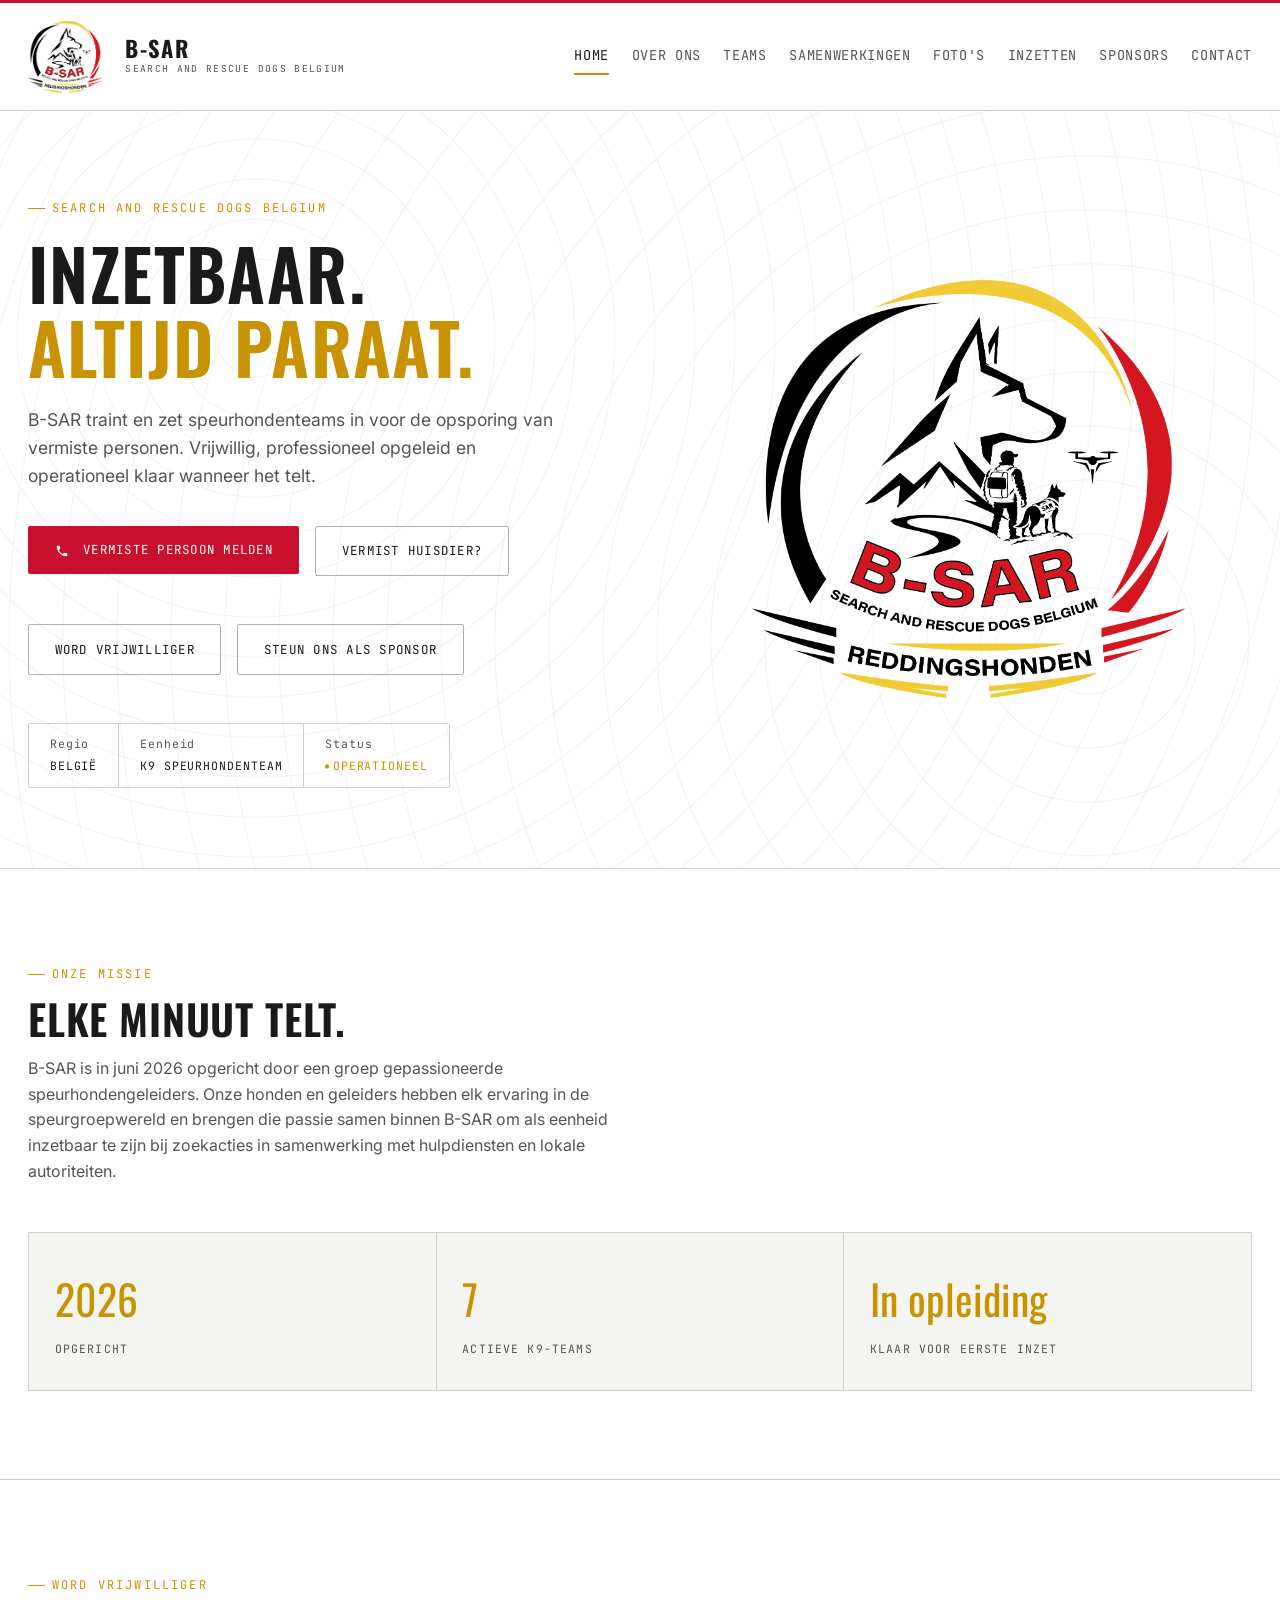
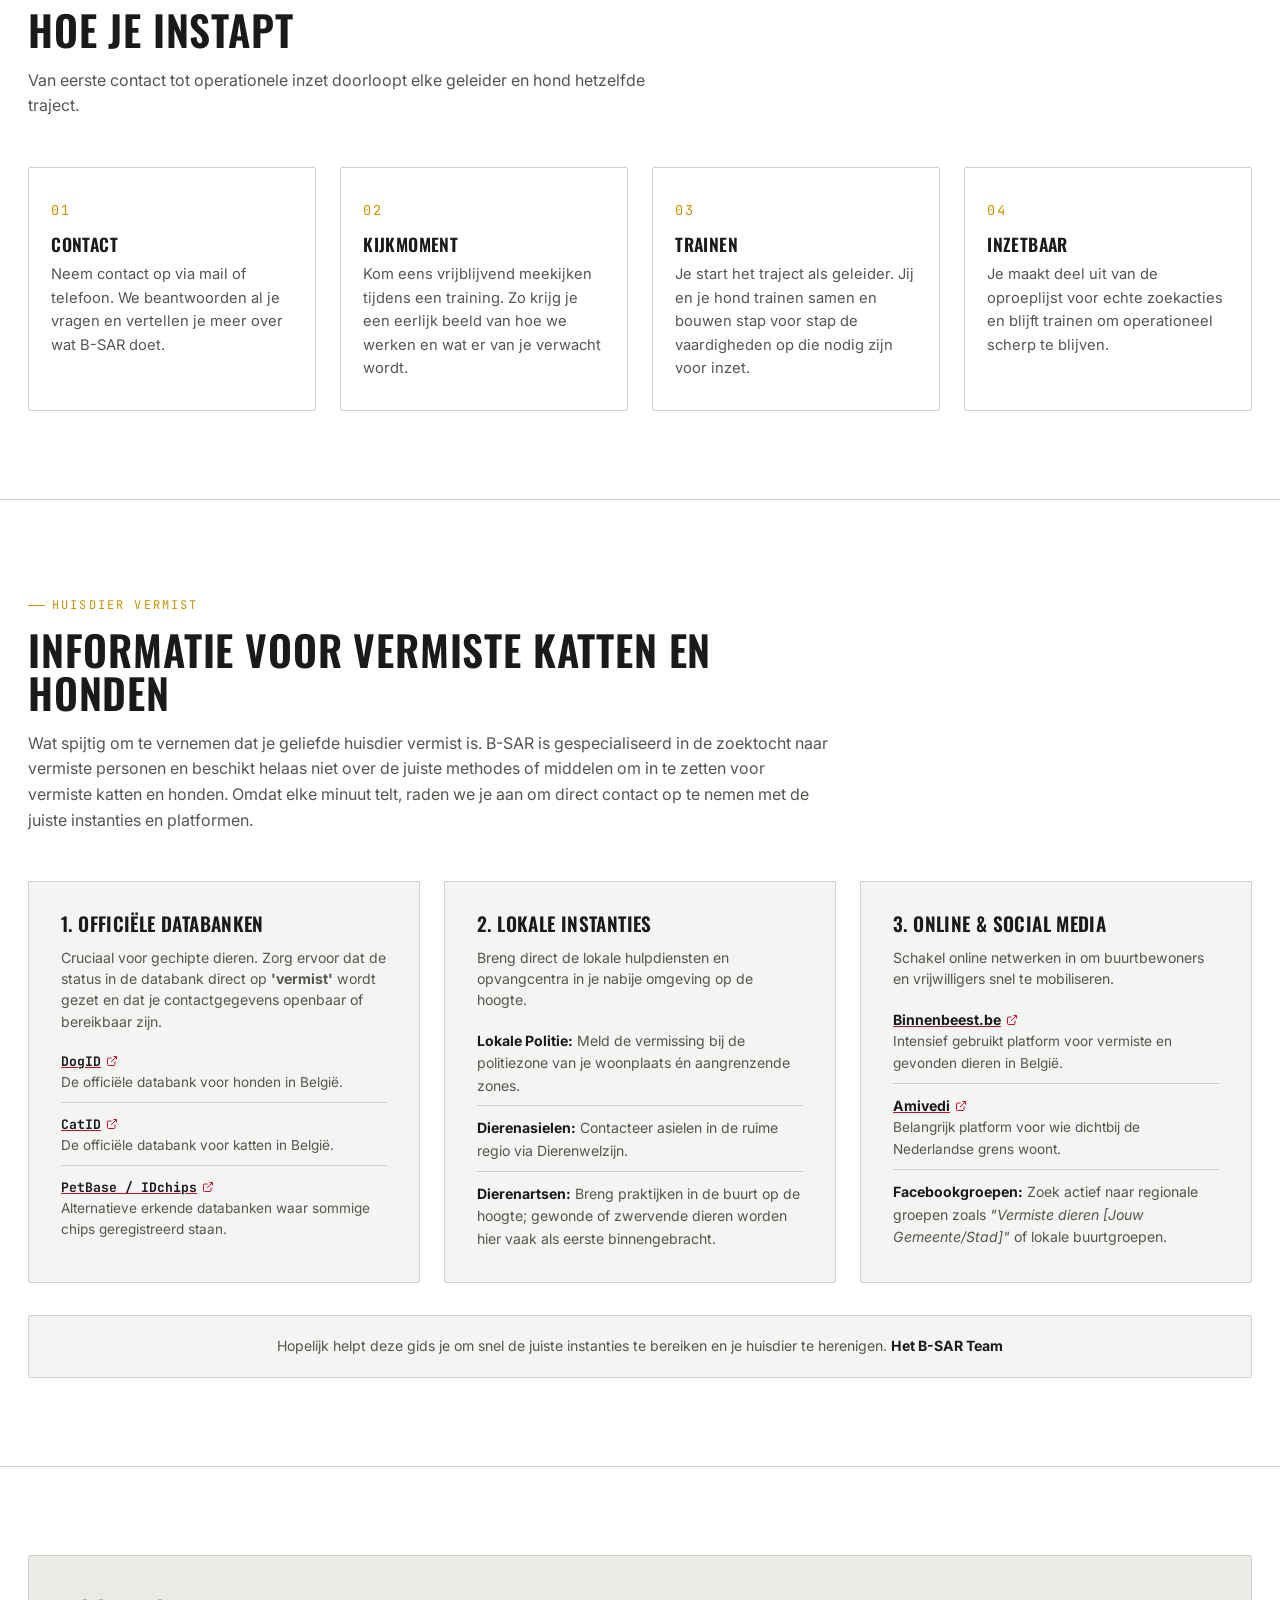
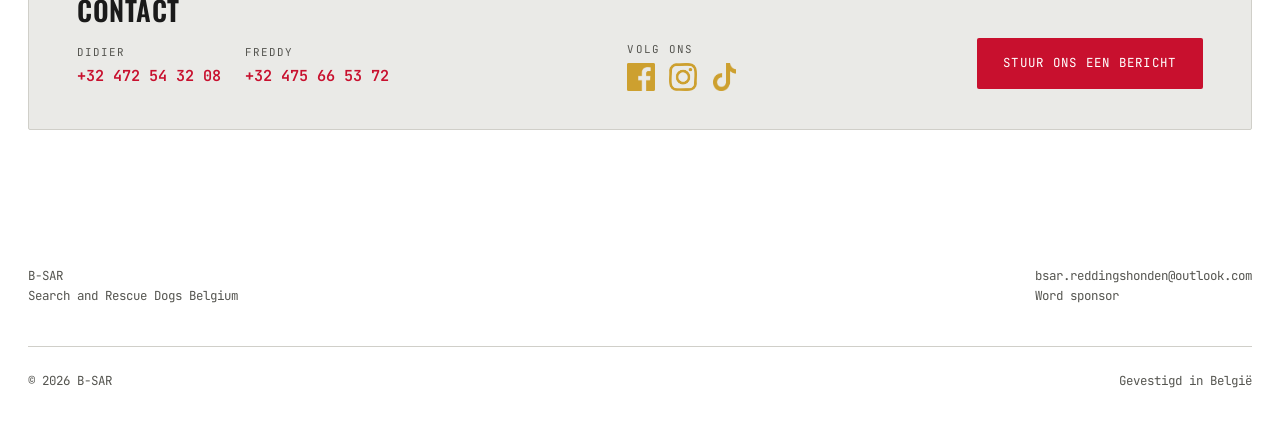
<file: index.html>
<!DOCTYPE html>
<html lang="nl">
<head>
<meta charset="UTF-8">
<meta name="viewport" content="width=device-width, initial-scale=1.0">
<title>B-SAR - Search and Rescue Dogs Belgium</title>
<meta name="description" content="B-SAR is een Belgisch vrijwilligersteam van speurhonden en geleiders, opgericht in 2026 voor de opsporing van vermiste personen in België. Bij een vermissing: bel Didier +32 472 54 32 08 of Freddy +32 475 66 53 72.">
  <link rel="icon" type="image/x-icon" href="assets/favicoon/favicon.ico">
  <link rel="icon" type="image/svg+xml" href="assets/favicoon/favicon.svg">
  <link rel="icon" type="image/png" sizes="96x96" href="assets/favicoon/favicon-96x96.png">
  <link rel="apple-touch-icon" sizes="180x180" href="assets/favicoon/apple-touch-icon.png">
  <link rel="manifest" href="assets/favicoon/site.webmanifest">
  <link rel="preconnect" href="https://fonts.googleapis.com">
<link href="https://fonts.googleapis.com/css2?family=Oswald:wght@500;600;700&family=Inter:wght@400;500;600&family=JetBrains+Mono:wght@400;500&display=swap" rel="stylesheet">
<link rel="canonical" href="https://b-sar.be/">
<link rel="stylesheet" href="assets/style.css">
</head>
<body>
<!--comment to get the pqge to deploy -->
<header class="site-header">
  <div class="nav-bar">
    <a href="index.html" class="brand">
      <img src="assets/Logo/B-SARLOGO-KLEUR.png" alt="B-SAR Search and Rescue Dogs Belgium - logo navigatie" class="brand-logo">
      <span class="brand-text">
        <span class="brand-title">B-SAR</span>
        <span class="brand-sub">Search and Rescue Dogs Belgium</span>
      </span>
    </a>
    <nav class="main-nav">
      <a href="index.html" class="active">Home</a>
      <a href="over-ons.html">Over ons</a>
      <a href="teams.html">Teams</a>
      <a href="samenwerkingen.html">Samenwerkingen</a>
      <a href="fotos.html">Foto's</a>
      <a href="inzetten.html">Inzetten</a>
      <a href="sponsors.html">Sponsors</a>
      <a href="#contact">Contact</a>
    </nav>
    <button class="nav-toggle" id="navToggle" aria-label="Menu openen">
      <span></span><span></span><span></span>
    </button>
  </div>
</header>

<main>

  <section class="hero">
    <div class="wrap hero-inner">
      <div class="hero-layout">
        <div class="hero-text">
          <span class="eyebrow">Search and Rescue Dogs Belgium</span>
          <h1>Inzetbaar.<br><span class="accent">Altijd paraat.</span></h1>
          <p class="lead">
            B-SAR traint en zet speurhondenteams in voor de opsporing
            van vermiste personen. Vrijwillig, professioneel opgeleid en
            operationeel klaar wanneer het telt.
          </p>
          <div class="cta-row">
            <!-- Knop 1: Vermiste persoon melden (Belknop met dropdown) -->
            <div class="btn-contact-wrap">
              <button class="btn btn-contact" onclick="this.parentElement.classList.toggle('open')">
                <svg width="14" height="14" viewBox="0 0 24 24" fill="white" style="vertical-align:middle;margin-right:0.5em"><path d="M6.6 10.8c1.4 2.8 3.8 5.1 6.6 6.6l2.2-2.2c.3-.3.7-.4 1-.2 1.1.4 2.3.6 3.6.6.6 0 1 .4 1 1V20c0 .6-.4 1-1 1-9.4 0-17-7.6-17-17 0-.6.4-1 1-1h3.5c.6 0 1 .4 1 1 0 1.3.2 2.5.6 3.6.1.3 0 .7-.2 1L6.6 10.8z"/></svg>
                Vermiste persoon melden
              </button>
              <div class="contact-dropdown">
                <p class="contact-label">Bel ons direct bij een vermissing</p>
                <a href="tel:+32472543208" class="contact-number">
                  <span class="contact-name">Didier</span>
                  <span class="contact-tel">+32 472 54 32 08</span>
                </a>
                <a href="tel:+32475665372" class="contact-number">
                  <span class="contact-name">Freddy</span>
                  <span class="contact-tel">+32 475 66 53 72</span>
                </a>
              </div>
            </div>
            
            <!-- Knop 2: Vermist huisdier? (Scrollt naar de info-sectie) -->
            <a href="#vermiste-dieren" class="btn btn-outline">Vermist huisdier?</a>
          </div>

          <div class="cta-row">
            <a href="#vrijwilliger" class="btn btn-outline">Word vrijwilliger</a>
            <a href="sponsors.html" class="btn btn-outline">Steun ons als sponsor</a>
          </div>
          <div class="status-strip">
            <div class="status-item">
              <span class="label">Regio</span>
              <span class="value">België</span>
            </div>
            <div class="status-item">
              <span class="label">Eenheid</span>
              <span class="value">K9 Speurhondenteam</span>
            </div>
            <div class="status-item">
              <span class="label">Status</span>
              <span class="value live">Operationeel</span>
            </div>
          </div>
        </div>
        <div class="hero-logo">
          <img src="assets/Logo/B-SARLOGO-KLEUR.png" alt="B-SAR Search and Rescue Dogs Belgium - speurhondenteam logo">
        </div>
      </div>
    </div>
  </section>

  <section id="missie">
    <div class="wrap">
      <div class="section-head">
        <span class="eyebrow">Onze missie</span>
        <h2>Elke minuut telt.</h2>
        <p>
          B-SAR is in juni 2026 opgericht door een groep gepassioneerde speurhondengeleiders.
          Onze honden en geleiders hebben elk ervaring in de speurgroepwereld
          en brengen die passie samen binnen B-SAR om als eenheid inzetbaar te zijn bij zoekacties
          in samenwerking met hulpdiensten en lokale autoriteiten.
        </p>
      </div>
      <div class="stat-grid">
        <div class="stat-card">
          <div class="num">2026</div>
          <div class="label">Opgericht</div>
        </div>
        <div class="stat-card">
          <div class="num">7</div>
          <div class="label">Actieve K9-teams</div>
        </div>
        <div class="stat-card">
          <div class="num">In opleiding</div>
          <div class="label">Klaar voor eerste inzet</div>
        </div>
      </div>
    </div>
  </section>

  <section id="vrijwilliger">
    <div class="wrap">
      <div class="section-head">
        <span class="eyebrow">Word vrijwilliger</span>
        <h2>Hoe je instapt</h2>
        <p>Van eerste contact tot operationele inzet doorloopt elke geleider en hond hetzelfde traject.</p>
      </div>
      <div class="step-grid">
        <div class="step-card">
          <span class="step-num">01</span>
          <h3>Contact</h3>
          <p>Neem contact op via mail of telefoon. We beantwoorden al je vragen en vertellen je meer over wat B-SAR doet.</p>
        </div>
        <div class="step-card">
          <span class="step-num">02</span>
          <h3>Kijkmoment</h3>
          <p>Kom eens vrijblijvend meekijken tijdens een training. Zo krijg je een eerlijk beeld van hoe we werken en wat er van je verwacht wordt.</p>
        </div>
        <div class="step-card">
          <span class="step-num">03</span>
          <h3>Trainen</h3>
          <p>Je start het traject als geleider. Jij en je hond trainen samen en bouwen stap voor stap de vaardigheden op die nodig zijn voor inzet.</p>
        </div>
        <div class="step-card">
          <span class="step-num">04</span>
          <h3>Inzetbaar</h3>
          <p>Je maakt deel uit van de oproeplijst voor echte zoekacties en blijft trainen om operationeel scherp te blijven.</p>
        </div>
      </div>
    </div>
  </section>

  <!-- SECTIE: Vermiste Huisdieren -->
  <section id="vermiste-dieren">
    <div class="wrap">
      <div class="section-head" style="max-width: 800px;">
        <span class="eyebrow">Huisdier vermist</span>
        <h2>Informatie voor vermiste katten en honden</h2>
        <p>
          Wat spijtig om te vernemen dat je geliefde huisdier vermist is. B-SAR is gespecialiseerd in de zoektocht naar vermiste personen en beschikt helaas niet over de juiste methodes of middelen om in te zetten voor vermiste katten en honden. Omdat elke minuut telt, raden we je aan om direct contact op te nemen met de juiste instanties en platformen.
        </p>
      </div>

      <div style="display: grid; grid-template-columns: repeat(auto-fit, minmax(280px, 1fr)); gap: 1.5rem; margin-top: 2rem;">
        
        <!-- Kolom 1: Officiële databanken -->
        <div style="background: var(--color-charcoal); border: 1px solid var(--color-steel); padding: 2rem; border-radius: var(--radius);">
          <h3 style="font-size: 1.2rem; margin-bottom: 0.8rem; color: var(--color-bone);">1. Officiële databanken</h3>
          <p style="font-size: 0.88rem; color: var(--color-bone-dim); margin-bottom: 1.2rem; line-height: 1.5;">
            Cruciaal voor gechipte dieren. Zorg ervoor dat de status in de databank direct op <strong>'vermist'</strong> wordt gezet en dat je contactgegevens openbaar of bereikbaar zijn.
          </p>
          <ul style="list-style: none; display: flex; flex-direction: column; gap: 0.7rem; font-family: var(--font-mono); font-size: 0.82rem;">
            <li style="border-bottom: 1px solid var(--color-steel); padding-bottom: 0.5rem;">
              <a href="https://www.dogid.be" target="_blank" rel="noopener" style="color: var(--color-red); text-decoration: underline; display: inline-flex; items-center; gap: 0.3rem;">
                <strong style="color: var(--color-bone);">DogID</strong>
                <svg width="12" height="12" viewBox="0 0 24 24" fill="none" stroke="currentColor" stroke-width="2"><path d="M18 13v6a2 2 0 0 1-2 2H5a2 2 0 0 1-2-2V8a2 2 0 0 1 2-2h6"></path><polyline points="15 3 21 3 21 9"></polyline><line x1="10" y1="14" x2="21" y2="3"></line></svg>
              </a>
              <span style="display: block; color: var(--color-bone-dim); font-family: var(--font-body); font-size: 0.85rem;">De officiële databank voor honden in België.</span>
            </li>
            <li style="border-bottom: 1px solid var(--color-steel); padding-bottom: 0.5rem;">
              <a href="https://www.catid.be" target="_blank" rel="noopener" style="color: var(--color-red); text-decoration: underline; display: inline-flex; items-center; gap: 0.3rem;">
                <strong style="color: var(--color-bone);">CatID</strong>
                <svg width="12" height="12" viewBox="0 0 24 24" fill="none" stroke="currentColor" stroke-width="2"><path d="M18 13v6a2 2 0 0 1-2 2H5a2 2 0 0 1-2-2V8a2 2 0 0 1 2-2h6"></path><polyline points="15 3 21 3 21 9"></polyline><line x1="10" y1="14" x2="21" y2="3"></line></svg>
              </a>
              <span style="display: block; color: var(--color-bone-dim); font-family: var(--font-body); font-size: 0.85rem;">De officiële databank voor katten in België.</span>
            </li>
            <li>
              <a href="https://petbase.eu" target="_blank" rel="noopener" style="color: var(--color-red); text-decoration: underline; display: inline-flex; items-center; gap: 0.3rem;">
                <strong style="color: var(--color-bone);">PetBase / IDchips</strong>
                <svg width="12" height="12" viewBox="0 0 24 24" fill="none" stroke="currentColor" stroke-width="2"><path d="M18 13v6a2 2 0 0 1-2 2H5a2 2 0 0 1-2-2V8a2 2 0 0 1 2-2h6"></path><polyline points="15 3 21 3 21 9"></polyline><line x1="10" y1="14" x2="21" y2="3"></line></svg>
              </a>
              <span style="display: block; color: var(--color-bone-dim); font-family: var(--font-body); font-size: 0.85rem;">Alternatieve erkende databanken waar sommige chips geregistreerd staan.</span>
            </li>
          </ul>
        </div>

        <!-- Kolom 2: Lokale instanties & Hulpdiensten -->
        <div style="background: var(--color-charcoal); border: 1px solid var(--color-steel); padding: 2rem; border-radius: var(--radius);">
          <h3 style="font-size: 1.2rem; margin-bottom: 0.8rem; color: var(--color-bone);">2. Lokale instanties</h3>
          <p style="font-size: 0.88rem; color: var(--color-bone-dim); margin-bottom: 1.2rem; line-height: 1.5;">
            Breng direct de lokale hulpdiensten en opvangcentra in je nabije omgeving op de hoogte.
          </p>
          <ul style="list-style: none; display: flex; flex-direction: column; gap: 0.7rem; font-size: 0.88rem; color: var(--color-bone-dim);">
            <li style="border-bottom: 1px solid var(--color-steel); padding-bottom: 0.5rem;">
              <strong style="color: var(--color-bone);">Lokale Politie:</strong> Meld de vermissing bij de politiezone van je woonplaats én aangrenzende zones.
            </li>
            <li style="border-bottom: 1px solid var(--color-steel); padding-bottom: 0.5rem;">
              <strong style="color: var(--color-bone);">Dierenasielen:</strong> Contacteer asielen in de ruime regio via Dierenwelzijn.
            </li>
            <li>
              <strong style="color: var(--color-bone);">Dierenartsen:</strong> Breng praktijken in de buurt op de hoogte; gewonde of zwervende dieren worden hier vaak als eerste binnengebracht.
            </li>
          </ul>
        </div>

        <!-- Kolom 3: Online platformen & Social Media -->
        <div style="background: var(--color-charcoal); border: 1px solid var(--color-steel); padding: 2rem; border-radius: var(--radius);">
          <h3 style="font-size: 1.2rem; margin-bottom: 0.8rem; color: var(--color-bone);">3. Online &amp; Social Media</h3>
          <p style="font-size: 0.88rem; color: var(--color-bone-dim); margin-bottom: 1.2rem; line-height: 1.5;">
            Schakel online netwerken in om buurtbewoners en vrijwilligers snel te mobiliseren.
          </p>
          <ul style="list-style: none; display: flex; flex-direction: column; gap: 0.7rem; font-size: 0.88rem; color: var(--color-bone-dim);">
            <li style="border-bottom: 1px solid var(--color-steel); padding-bottom: 0.5rem;">
              <a href="https://www.binnenbeest.be" target="_blank" rel="noopener" style="color: var(--color-red); text-decoration: underline; display: inline-flex; items-center; gap: 0.3rem;">
                <strong style="color: var(--color-bone);">Binnenbeest.be</strong>
                <svg width="12" height="12" viewBox="0 0 24 24" fill="none" stroke="currentColor" stroke-width="2"><path d="M18 13v6a2 2 0 0 1-2 2H5a2 2 0 0 1-2-2V8a2 2 0 0 1 2-2h6"></path><polyline points="15 3 21 3 21 9"></polyline><line x1="10" y1="14" x2="21" y2="3"></line></svg>
              </a>
              <span style="display: block; font-size: 0.85rem;">Intensief gebruikt platform voor vermiste en gevonden dieren in België.</span>
            </li>
            <li style="border-bottom: 1px solid var(--color-steel); padding-bottom: 0.5rem;">
              <a href="https://www.amivedi.nl" target="_blank" rel="noopener" style="color: var(--color-red); text-decoration: underline; display: inline-flex; items-center; gap: 0.3rem;">
                <strong style="color: var(--color-bone);">Amivedi</strong>
                <svg width="12" height="12" viewBox="0 0 24 24" fill="none" stroke="currentColor" stroke-width="2"><path d="M18 13v6a2 2 0 0 1-2 2H5a2 2 0 0 1-2-2V8a2 2 0 0 1 2-2h6"></path><polyline points="15 3 21 3 21 9"></polyline><line x1="10" y1="14" x2="21" y2="3"></line></svg>
              </a>
              <span style="display: block; font-size: 0.85rem;">Belangrijk platform voor wie dichtbij de Nederlandse grens woont.</span>
            </li>
            <li>
              <strong style="color: var(--color-bone);">Facebookgroepen:</strong> Zoek actief naar regionale groepen zoals <em>"Vermiste dieren [Jouw Gemeente/Stad]"</em> of lokale buurtgroepen.
            </li>
          </ul>
        </div>

      </div>

      <div style="margin-top: 2rem; padding: 1.2rem; background: var(--color-charcoal); border: 1px solid var(--color-steel); border-radius: var(--radius); font-size: 0.88rem; color: var(--color-bone-dim); text-align: center;">
        Hopelijk helpt deze gids je om snel de juiste instanties te bereiken en je huisdier te herenigen. <strong style="color: var(--color-bone);">Het B-SAR Team</strong>
      </div>
    </div>
  </section>

<section id="contact">
  <div class="wrap">
    <div class="cta-band">
      
      <!-- Linkerkant: Titel & Telefoonnummers -->
      <div class="cta-band-left">
        <h2>Contact</h2>
        <div class="cta-numbers">
          <div class="cta-number-item">
            <span class="cta-num-name">Didier</span>
            <a href="tel:+32472543208">+32 472 54 32 08</a>
          </div>
          <div class="cta-number-item">
            <span class="cta-num-name">Freddy</span>
            <a href="tel:+32475665372">+32 475 66 53 72</a>
          </div>
        </div>
      </div>

      <!-- Midden: Social Media -->
      <div class="cta-socials">
        <span class="cta-socials-label">Volg ons</span>
        <div class="cta-socials-icons">
          <a href="https://www.facebook.com/profile.php?id=61591280765750" target="_blank" rel="noopener noreferrer" title="Facebook" class="social-icon-btn">
            <img src="assets/SocialmediaLogo/facebook.png" alt="Facebook">
          </a>
          <a href="https://www.instagram.com/bsar.reddingshonden/" target="_blank" rel="noopener noreferrer" title="Instagram" class="social-icon-btn">
            <img src="assets/SocialmediaLogo/Insta.png" alt="Instagram">
          </a>
          <a href="https://www.tiktok.com/@bsar2026" target="_blank" rel="noopener noreferrer" title="TikTok" class="social-icon-btn">
            <img src="assets/SocialmediaLogo/Tiktok.png" alt="TikTok">
          </a>
        </div>
      </div>

      <!-- Rechterkant: Knop -->
      <div class="cta-band-right">
        <a href="mailto:bsar.reddingshonden@outlook.com" class="btn btn-primary">Stuur ons een bericht</a>
      </div>

    </div>
  </div>
</section>

</main>

<footer class="site-footer">
  <div class="wrap">
    <div class="footer-grid">
      <div>B-SAR<br>Search and Rescue Dogs Belgium</div>
      <div>
        <a href="mailto:bsar.reddingshonden@outlook.com">bsar.reddingshonden@outlook.com</a><br>
        <a href="sponsors.html">Word sponsor</a>
      </div>
    </div>
    <div class="footer-bottom">
      <span>© 2026 B-SAR</span>
      <span>Gevestigd in België</span>
    </div>
  </div>
</footer>

<script>
const toggle = document.getElementById('navToggle');
const nav = document.querySelector('nav.main-nav');
toggle.addEventListener('click', () => {
  toggle.classList.toggle('open');
  nav.classList.toggle('open');
});
document.addEventListener('click', (e) => {
  if (!e.target.closest('header')) {
    toggle.classList.remove('open');
    nav.classList.remove('open');
  }
});
</script>
</body>
</html>
</file>
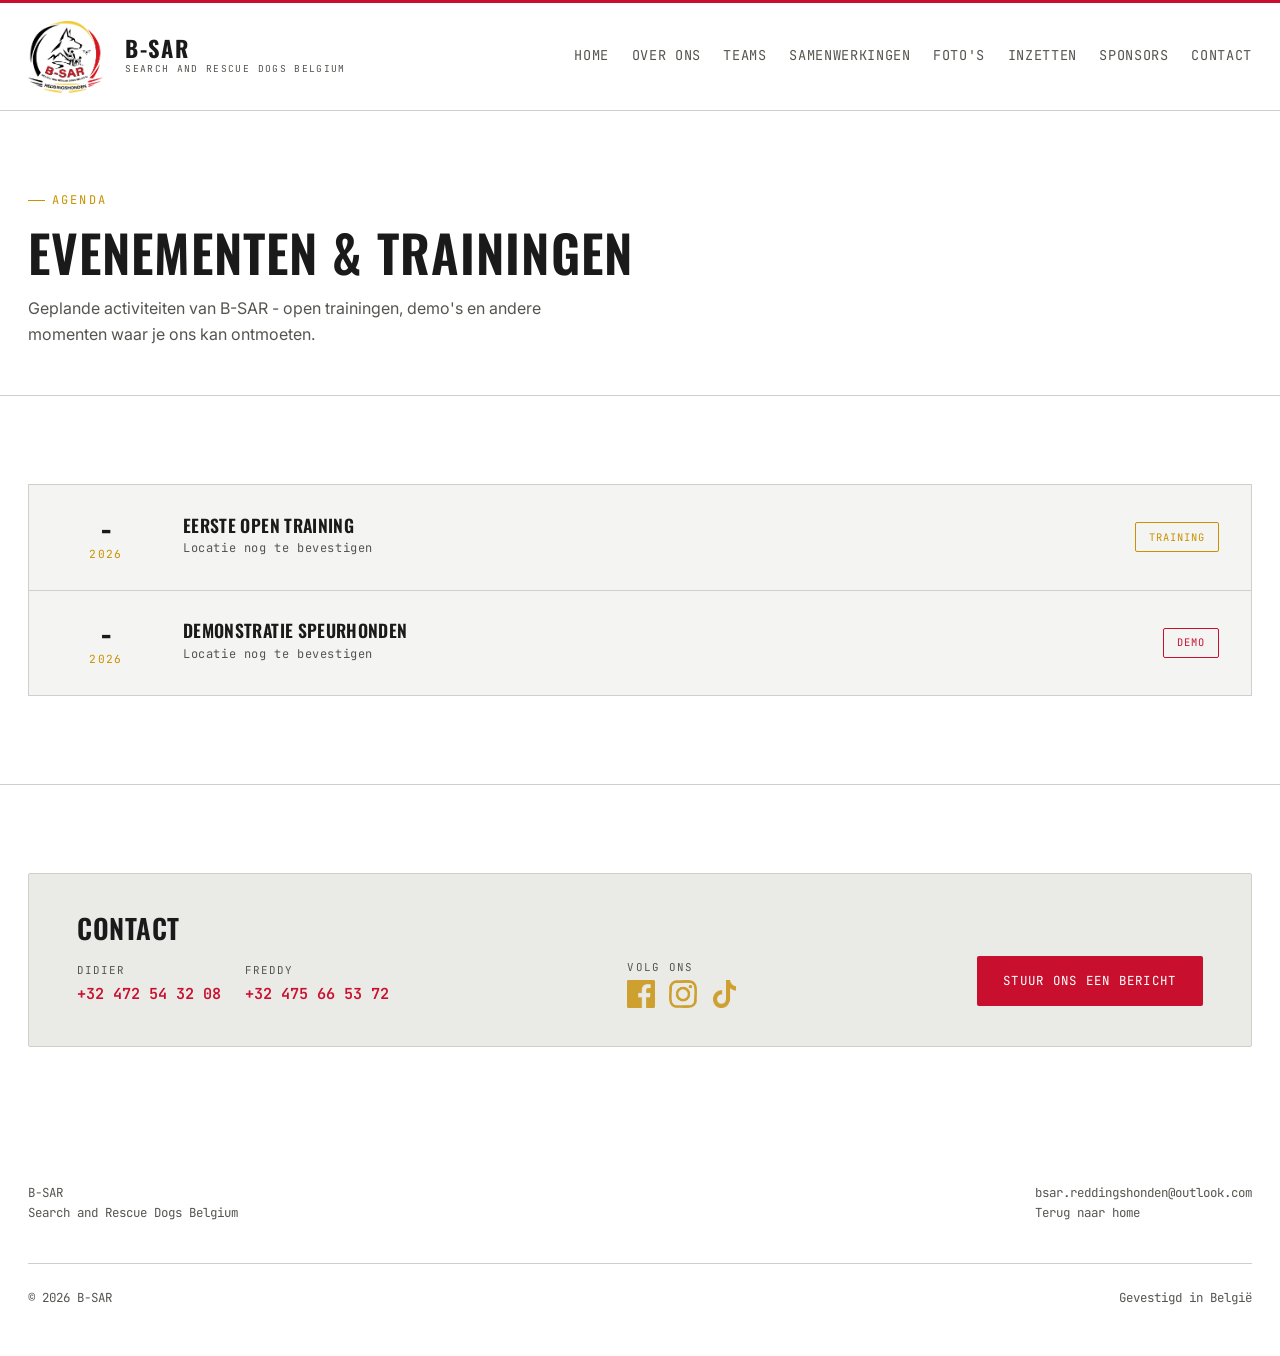
<file: evenementen.html>
<!DOCTYPE html>
<html lang="nl">
<head>
<meta charset="UTF-8">
<meta name="viewport" content="width=device-width, initial-scale=1.0">
<title>Evenementen - B-SAR</title>
<meta name="description" content="Bekijk geplande evenementen, trainingen en demonstraties van B-SAR Search and Rescue Dogs Belgium.">
<meta name="robots" content="noindex, nofollow">
  <link rel="icon" type="image/x-icon" href="assets/favicoon/favicon.ico">
  <link rel="icon" type="image/svg+xml" href="assets/favicoon/favicon.svg">
  <link rel="icon" type="image/png" sizes="96x96" href="assets/favicoon/favicon-96x96.png">
  <link rel="apple-touch-icon" sizes="180x180" href="assets/favicoon/apple-touch-icon.png">
  <link rel="manifest" href="assets/favicoon/site.webmanifest">
  <link rel="preconnect" href="https://fonts.googleapis.com">
<link href="https://fonts.googleapis.com/css2?family=Oswald:wght@500;600;700&family=Inter:wght@400;500;600&family=JetBrains+Mono:wght@400;500&display=swap" rel="stylesheet">
<link rel="canonical" href="https://b-sar.be/evenementen.html">
<link rel="stylesheet" href="assets/style.css">
<style>
  .event-list {
    display: flex;
    flex-direction: column;
    gap: 1px;
    background: var(--color-steel);
    border: 1px solid var(--color-steel);
  }
  .event-card {
    background: var(--color-charcoal);
    display: grid;
    grid-template-columns: 90px 1fr auto;
    align-items: center;
    gap: 2rem;
    padding: 1.6rem 2rem;
  }
  .event-date {
    text-align: center;
  }
  .event-date .day {
    font-family: var(--font-display);
    font-size: 2rem;
    font-weight: 700;
    color: var(--color-bone);
    line-height: 1;
  }
  .event-date .month {
    font-family: var(--font-mono);
    font-size: 0.7rem;
    letter-spacing: 0.12em;
    text-transform: uppercase;
    color: var(--color-yellow);
    margin-top: 0.2rem;
  }
  .event-info h3 {
    font-size: 1.1rem;
    margin-bottom: 0.3rem;
  }
  .event-info p {
    font-family: var(--font-mono);
    font-size: 0.75rem;
    color: var(--color-bone-dim);
    letter-spacing: 0.05em;
  }
  .event-tag {
    font-family: var(--font-mono);
    font-size: 0.65rem;
    letter-spacing: 0.1em;
    text-transform: uppercase;
    padding: 0.35rem 0.8rem;
    border-radius: var(--radius);
    border: 1px solid var(--color-steel);
    color: var(--color-bone-dim);
    white-space: nowrap;
  }
  .event-tag.training { border-color: var(--color-yellow); color: var(--color-yellow); }
  .event-tag.demo { border-color: var(--color-red); color: var(--color-red); }
  @media (max-width: 640px) {
    .event-card { grid-template-columns: 70px 1fr; }
    .event-tag { display: none; }
  }
</style>
</head>
<body>

<header class="site-header">
  <div class="nav-bar">
    <a href="index.html" class="brand">
      <img src="assets/Logo/B-SARLOGO-KLEUR.png" alt="B-SAR Search and Rescue Dogs Belgium - logo navigatie" class="brand-logo">
      <span class="brand-text">
        <span class="brand-title">B-SAR</span>
        <span class="brand-sub">Search and Rescue Dogs Belgium</span>
      </span>
    </a>
        <nav class="main-nav">
      <a href="index.html">Home</a>
      <a href="over-ons.html">Over ons</a>
      <a href="teams.html">Teams</a>
      <a href="samenwerkingen.html">Samenwerkingen</a>
      <a href="fotos.html">Foto's</a>
      <a href="inzetten.html">Inzetten</a>
      <a href="sponsors.html">Sponsors</a>
      <a href="index.html#contact">Contact</a>
    </nav>
    <button class="nav-toggle" id="navToggle" aria-label="Menu openen">
      <span></span><span></span><span></span>
    </button>
  </div>
</header>

<main>

  <section class="page-header">
    <div class="wrap">
      <span class="eyebrow">Agenda</span>
      <h1>Evenementen &amp; trainingen</h1>
      <p>Geplande activiteiten van B-SAR - open trainingen, demo's en andere momenten waar je ons kan ontmoeten.</p>
    </div>
  </section>

  <section>
    <div class="wrap">
      <div class="event-list">

        <div class="event-card">
          <div class="event-date">
            <div class="day">-</div>
            <div class="month">2026</div>
          </div>
          <div class="event-info">
            <h3>Eerste open training</h3>
            <p>Locatie nog te bevestigen</p>
          </div>
          <span class="event-tag training">Training</span>
        </div>

        <div class="event-card">
          <div class="event-date">
            <div class="day">-</div>
            <div class="month">2026</div>
          </div>
          <div class="event-info">
            <h3>Demonstratie speurhonden</h3>
            <p>Locatie nog te bevestigen</p>
          </div>
          <span class="event-tag demo">Demo</span>
        </div>

      </div>
    </div>
  </section>

  <section id="contact">
  <div class="wrap">
    <div class="cta-band">
      
      <!-- Linkerkant: Titel & Telefoonnummers -->
      <div class="cta-band-left">
        <h2>Contact</h2>
        <div class="cta-numbers">
          <div class="cta-number-item">
            <span class="cta-num-name">Didier</span>
            <a href="tel:+32472543208">+32 472 54 32 08</a>
          </div>
          <div class="cta-number-item">
            <span class="cta-num-name">Freddy</span>
            <a href="tel:+32475665372">+32 475 66 53 72</a>
          </div>
        </div>
      </div>

      <!-- Midden: Social Media -->
      <div class="cta-socials">
        <span class="cta-socials-label">Volg ons</span>
        <div class="cta-socials-icons">
          <a href="https://www.facebook.com/profile.php?id=61591280765750" target="_blank" rel="noopener noreferrer" title="Facebook" class="social-icon-btn">
            <img src="assets/SocialmediaLogo/facebook.png" alt="Facebook">
          </a>
          <a href="https://www.instagram.com/bsar.reddingshonden/" target="_blank" rel="noopener noreferrer" title="Instagram" class="social-icon-btn">
            <img src="assets/SocialmediaLogo/Insta.png" alt="Instagram">
          </a>
          <a href="https://www.tiktok.com/@bsar2026" target="_blank" rel="noopener noreferrer" title="TikTok" class="social-icon-btn">
            <img src="assets/SocialmediaLogo/Tiktok.png" alt="TikTok">
          </a>
        </div>
      </div>

      <!-- Rechterkant: Knop -->
      <div class="cta-band-right">
        <a href="mailto:bsar.reddingshonden@outlook.com" class="btn btn-primary">Stuur ons een bericht</a>
      </div>

    </div>
  </div>
</section>

</main>

<footer class="site-footer">
  <div class="wrap">
    <div class="footer-grid">
      <div>B-SAR<br>Search and Rescue Dogs Belgium</div>
      <div>
        <a href="mailto:bsar.reddingshonden@outlook.com">bsar.reddingshonden@outlook.com</a><br>
        <a href="index.html">Terug naar home</a>
      </div>
    </div>
    <div class="footer-bottom">
      <span>© 2026 B-SAR</span>
      <span>Gevestigd in België</span>
    </div>
  </div>
</footer>

<script>
const toggle = document.getElementById('navToggle');
const nav = document.querySelector('nav.main-nav');
toggle.addEventListener('click', () => {
  toggle.classList.toggle('open');
  nav.classList.toggle('open');
});
document.addEventListener('click', (e) => {
  if (!e.target.closest('header')) {
    toggle.classList.remove('open');
    nav.classList.remove('open');
  }
});
</script>
</body>
</html>
</file>
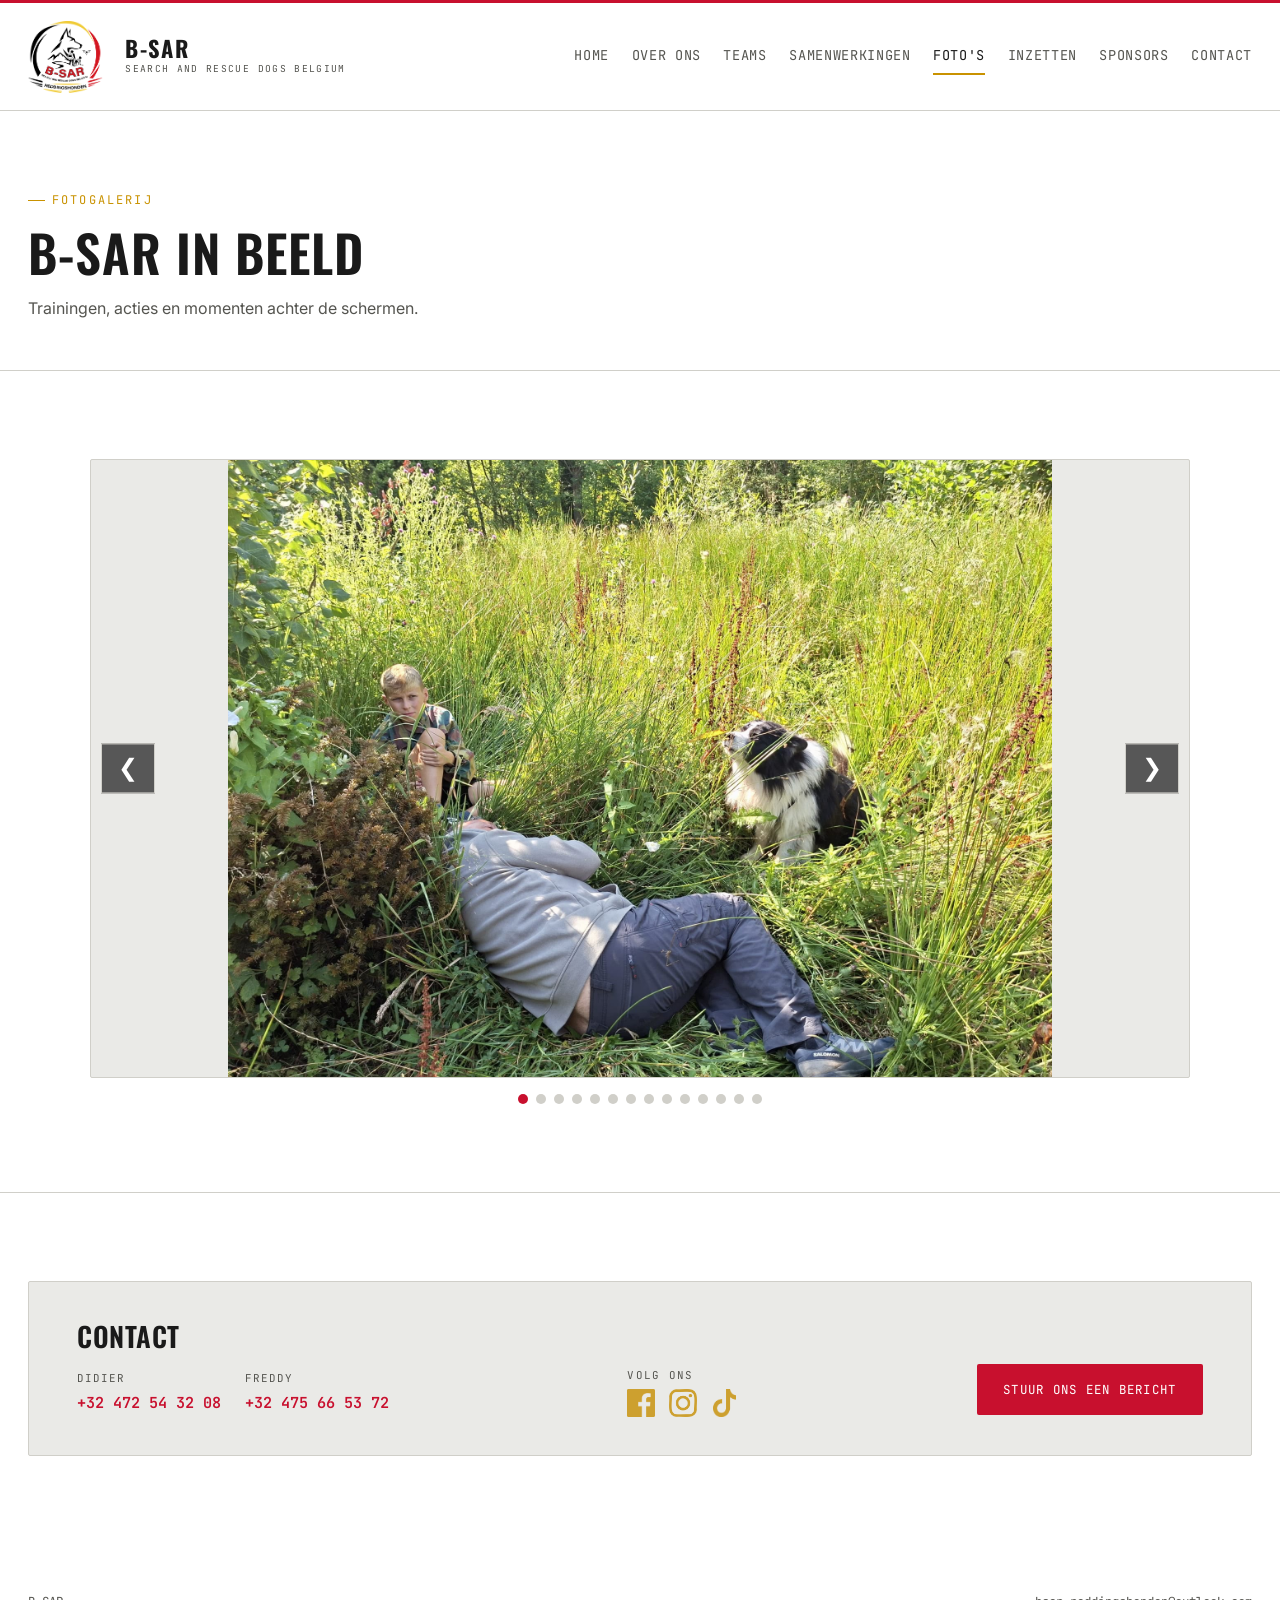
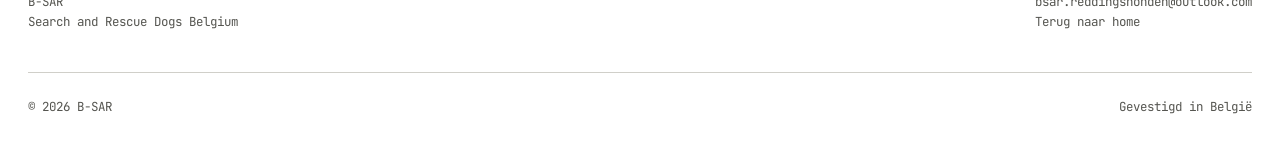
<file: fotos.html>
<!DOCTYPE html>
<html lang="nl">
<head>
<meta charset="UTF-8">
<meta name="viewport" content="width=device-width, initial-scale=1.0">
<title>Foto's - B-SAR</title>
<meta name="description" content="Bekijk foto's van trainingen, inzetten en evenementen van B-SAR Search and Rescue Dogs Belgium.">
  <link rel="icon" type="image/x-icon" href="assets/favicoon/favicon.ico">
  <link rel="icon" type="image/svg+xml" href="assets/favicoon/favicon.svg">
  <link rel="icon" type="image/png" sizes="96x96" href="assets/favicoon/favicon-96x96.png">
  <link rel="apple-touch-icon" sizes="180x180" href="assets/favicoon/apple-touch-icon.png">
  <link rel="manifest" href="assets/favicoon/site.webmanifest">
  <link rel="preconnect" href="https://fonts.googleapis.com">
<link href="https://fonts.googleapis.com/css2?family=Oswald:wght@500;600;700&family=Inter:wght@400;500;600&family=JetBrains+Mono:wght@400;500&display=swap" rel="stylesheet">
<link rel="canonical" href="https://b-sar.be/fotos.html">
<link rel="stylesheet" href="assets/style.css">
</head>
<body>

<header class="site-header">
  <div class="nav-bar">
    <a href="index.html" class="brand">
      <img src="assets/Logo/B-SARLOGO-KLEUR.png" alt="B-SAR Search and Rescue Dogs Belgium - logo navigatie" class="brand-logo">
      <span class="brand-text">
        <span class="brand-title">B-SAR</span>
        <span class="brand-sub">Search and Rescue Dogs Belgium</span>
      </span>
    </a>
    <nav class="main-nav">
      <a href="index.html">Home</a>
      <a href="over-ons.html">Over ons</a>
      <a href="teams.html">Teams</a>
      <a href="samenwerkingen.html">Samenwerkingen</a>
      <a href="fotos.html" class="active">Foto's</a>
      <a href="inzetten.html">Inzetten</a>
      <a href="sponsors.html">Sponsors</a>
      <a href="index.html#contact">Contact</a>
    </nav>
    <button class="nav-toggle" id="navToggle" aria-label="Menu openen">
      <span></span><span></span><span></span>
    </button>
  </div>
</header>

<main>

  <section class="page-header">
    <div class="wrap">
      <span class="eyebrow">Fotogalerij</span>
      <h1>B-SAR in beeld</h1>
      <p>Trainingen, acties en momenten achter de schermen.</p>
    </div>
  </section>

  <section>
    <div class="wrap">
      
      <div class="slider-container">
        <!-- Navigatiepijltjes -->
        <button class="slider-btn prev" id="prevBtn" aria-label="Vorige foto">&#10094;</button>
        <button class="slider-btn next" id="nextBtn" aria-label="Volgende foto">&#10095;</button>

        <!-- Slides -->
        <div class="slider-track" id="sliderTrack">
          <div class="slide"><img src="assets/images/Foto1.png" alt="B-SAR inzet en training foto 1"></div>
          <div class="slide"><img src="assets/images/Foto2.png" alt="B-SAR inzet en training foto 2"></div>
          <div class="slide"><img src="assets/images/Foto3.png" alt="B-SAR inzet en training foto 3"></div>
          <div class="slide"><img src="assets/images/Foto4.png" alt="B-SAR inzet en training foto 4"></div>
          <div class="slide"><img src="assets/images/Foto5.png" alt="B-SAR inzet en training foto 5"></div>
          <div class="slide"><img src="assets/images/Foto6.png" alt="B-SAR inzet en training foto 6"></div>
          <div class="slide"><img src="assets/images/Foto7.png" alt="B-SAR inzet en training foto 7"></div>
          <div class="slide"><img src="assets/images/Foto8.png" alt="B-SAR inzet en training foto 8"></div>
          <div class="slide"><img src="assets/images/Foto9.png" alt="B-SAR inzet en training foto 9"></div>
          <div class="slide"><img src="assets/images/Foto10.png" alt="B-SAR inzet en training foto 10"></div>
          <div class="slide"><img src="assets/images/Foto11.png" alt="B-SAR inzet en training foto 11"></div>
          <div class="slide"><img src="assets/images/Foto12.png" alt="B-SAR inzet en training foto 12"></div>
          <div class="slide"><img src="assets/images/Foto13.png" alt="B-SAR inzet en training foto 13"></div>
          <div class="slide"><img src="assets/images/Foto14.png" alt="B-SAR inzet en training foto 14"></div>
        </div>
      </div>

      <!-- Indicatiepuntjes onder de slider -->
      <div class="slider-dots" id="sliderDots"></div>

    </div>
  </section>

  <section id="contact">
  <div class="wrap">
    <div class="cta-band">
      
      <!-- Linkerkant: Titel & Telefoonnummers -->
      <div class="cta-band-left">
        <h2>Contact</h2>
        <div class="cta-numbers">
          <div class="cta-number-item">
            <span class="cta-num-name">Didier</span>
            <a href="tel:+32472543208">+32 472 54 32 08</a>
          </div>
          <div class="cta-number-item">
            <span class="cta-num-name">Freddy</span>
            <a href="tel:+32475665372">+32 475 66 53 72</a>
          </div>
        </div>
      </div>

      <!-- Midden: Social Media -->
      <div class="cta-socials">
        <span class="cta-socials-label">Volg ons</span>
        <div class="cta-socials-icons">
          <a href="https://www.facebook.com/profile.php?id=61591280765750" target="_blank" rel="noopener noreferrer" title="Facebook" class="social-icon-btn">
            <img src="assets/SocialmediaLogo/facebook.png" alt="Facebook">
          </a>
          <a href="https://www.instagram.com/bsar.reddingshonden/" target="_blank" rel="noopener noreferrer" title="Instagram" class="social-icon-btn">
            <img src="assets/SocialmediaLogo/Insta.png" alt="Instagram">
          </a>
          <a href="https://www.tiktok.com/@bsar2026" target="_blank" rel="noopener noreferrer" title="TikTok" class="social-icon-btn">
            <img src="assets/SocialmediaLogo/Tiktok.png" alt="TikTok">
          </a>
        </div>
      </div>

      <!-- Rechterkant: Knop -->
      <div class="cta-band-right">
        <a href="mailto:bsar.reddingshonden@outlook.com" class="btn btn-primary">Stuur ons een bericht</a>
      </div>

    </div>
  </div>
</section>

</main>

<footer class="site-footer">
  <div class="wrap">
    <div class="footer-grid">
      <div>B-SAR<br>Search and Rescue Dogs Belgium</div>
      <div>
        <a href="mailto:bsar.reddingshonden@outlook.com">bsar.reddingshonden@outlook.com</a><br>
        <a href="index.html">Terug naar home</a>
      </div>
    </div>
    <div class="footer-bottom">
      <span>© 2026 B-SAR</span>
      <span>Gevestigd in België</span>
    </div>
  </div>
</footer>

<script src="assets/script.js"></script>
</body>
</html>
</file>
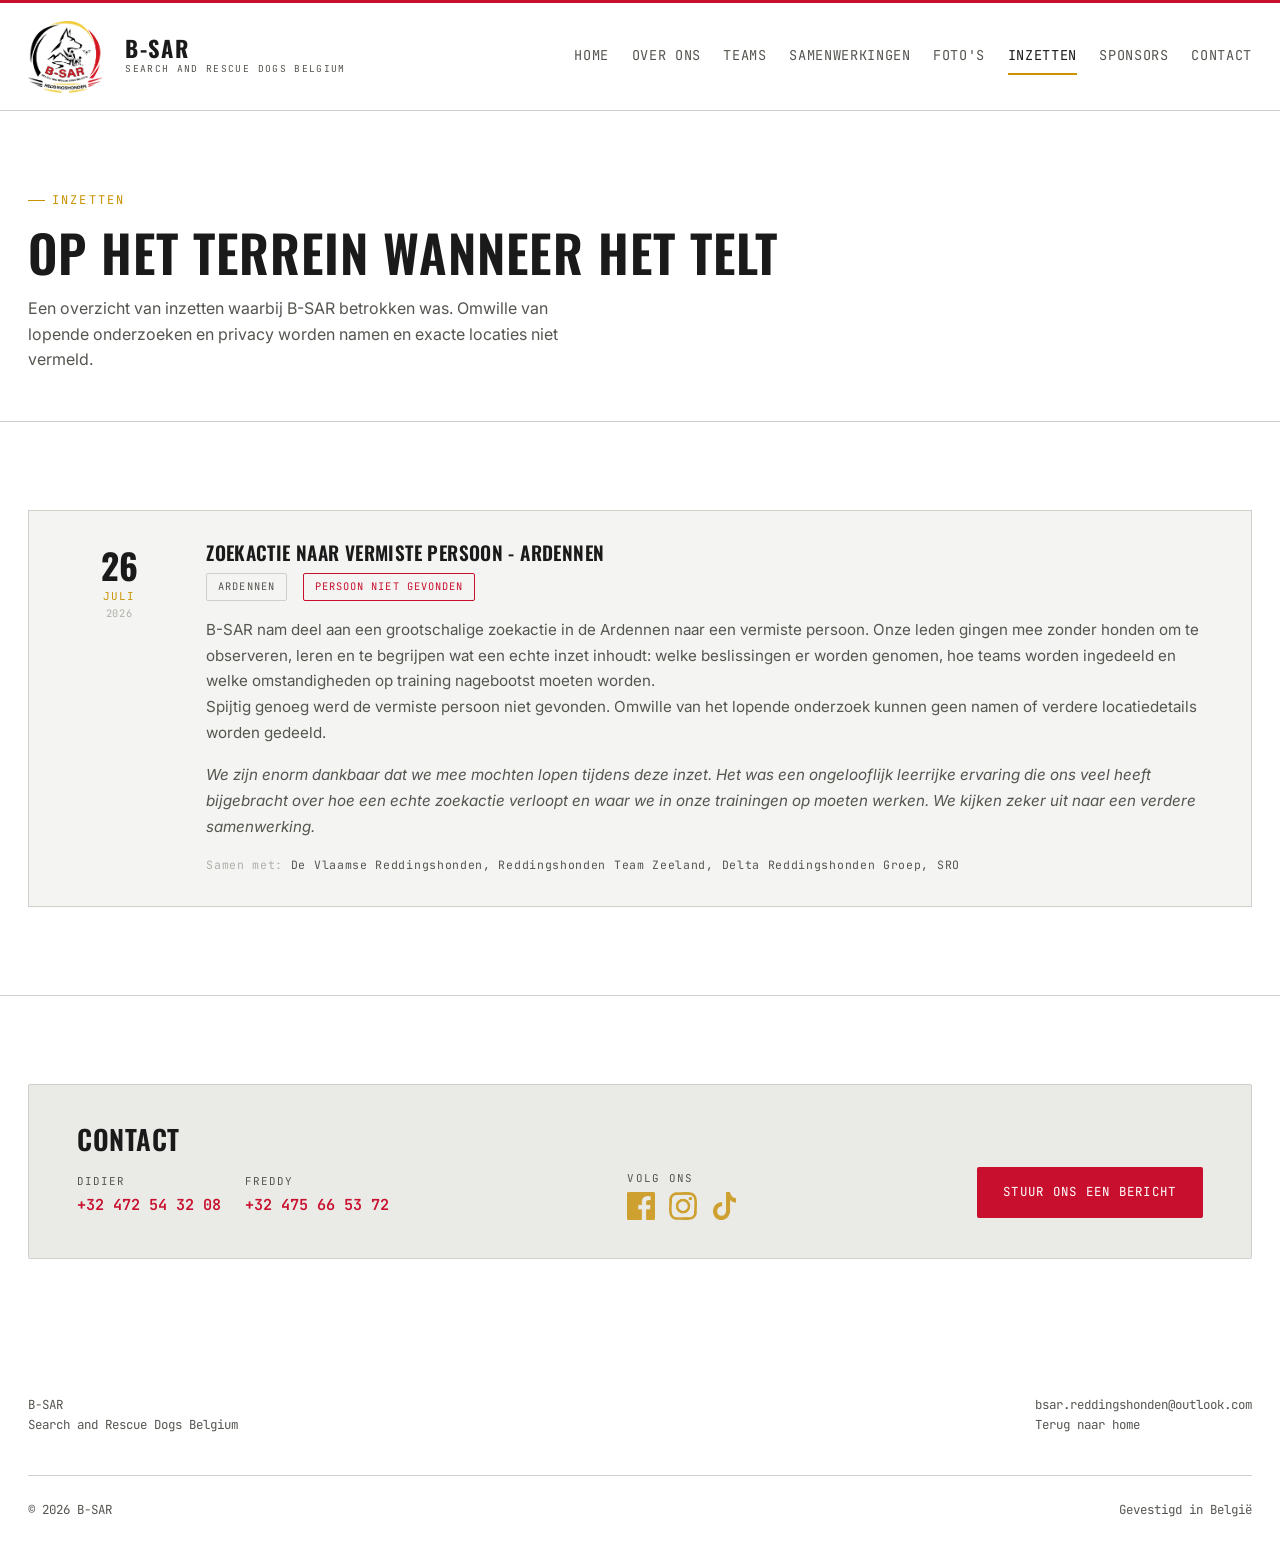
<file: inzetten.html>
<!DOCTYPE html>
<html lang="nl">
<head>
<meta charset="UTF-8">
<meta name="viewport" content="width=device-width, initial-scale=1.0">
<title>Inzetten - B-SAR Search and Rescue Dogs Belgium</title>
<meta name="description" content="Overzicht van inzetten waarbij B-SAR Search and Rescue Dogs Belgium betrokken was bij de opsporing van vermiste personen in Belgie.">
<link rel="icon" type="image/x-icon" href="assets/favicoon/favicon.ico">
<link rel="icon" type="image/svg+xml" href="assets/favicoon/favicon.svg">
<link rel="icon" type="image/png" sizes="96x96" href="assets/favicoon/favicon-96x96.png">
<link rel="apple-touch-icon" sizes="180x180" href="assets/favicoon/apple-touch-icon.png">
<link rel="manifest" href="assets/favicoon/site.webmanifest">
<link rel="preconnect" href="https://fonts.googleapis.com">
<link href="https://fonts.googleapis.com/css2?family=Oswald:wght@500;600;700&family=Inter:wght@400;500;600&family=JetBrains+Mono:wght@400;500&display=swap" rel="stylesheet">
<link rel="canonical" href="https://b-sar.be/inzetten.html">
<link rel="stylesheet" href="assets/style.css">
<style>
  .inzet-list {
    display: flex;
    flex-direction: column;
    gap: 1px;
    background: var(--color-steel);
    border: 1px solid var(--color-steel);
  }
  .inzet-card {
    background: var(--color-charcoal);
    padding: 2rem 2.2rem;
    display: grid;
    grid-template-columns: 110px 1fr;
    gap: 2rem;
    align-items: start;
  }
  .inzet-date {
    text-align: center;
    padding-top: 0.3rem;
  }
  .inzet-date .day {
    font-family: var(--font-display);
    font-size: 2.2rem;
    font-weight: 700;
    color: var(--color-bone);
    line-height: 1;
  }
  .inzet-date .month {
    font-family: var(--font-mono);
    font-size: 0.68rem;
    letter-spacing: 0.12em;
    text-transform: uppercase;
    color: var(--color-yellow);
    margin-top: 0.3rem;
    display: block;
  }
  .inzet-date .year {
    font-family: var(--font-mono);
    font-size: 0.65rem;
    letter-spacing: 0.08em;
    color: var(--color-steel-light);
    display: block;
  }
  .inzet-body h3 {
    font-size: 1.2rem;
    margin-bottom: 0.6rem;
  }
  .inzet-meta {
    display: flex;
    gap: 1rem;
    flex-wrap: wrap;
    margin-bottom: 1rem;
  }
  .inzet-tag {
    font-family: var(--font-mono);
    font-size: 0.65rem;
    letter-spacing: 0.1em;
    text-transform: uppercase;
    padding: 0.3rem 0.7rem;
    border-radius: var(--radius);
    border: 1px solid var(--color-steel);
    color: var(--color-bone-dim);
  }
  .inzet-tag.lopend { border-color: var(--color-red); color: var(--color-red); }
  .inzet-tag.afgerond { border-color: var(--color-steel-light); color: var(--color-steel-light); }
  .inzet-body p {
    color: var(--color-bone-dim);
    font-size: 0.95rem;
    line-height: 1.7;
  }
  .inzet-partners {
    margin-top: 1rem;
    font-family: var(--font-mono);
    font-size: 0.72rem;
    letter-spacing: 0.06em;
    color: var(--color-steel-light);
  }
  .inzet-partners span { color: var(--color-bone-dim); }
  @media (max-width: 640px) {
    .inzet-card { grid-template-columns: 1fr; gap: 0.8rem; }
    .inzet-date { text-align: left; display: flex; gap: 0.8rem; align-items: baseline; }
    .inzet-date .month, .inzet-date .year { display: inline; margin: 0; }
  }
</style>
</head>
<body>


<header class="site-header">
  <div class="nav-bar">
    <a href="index.html" class="brand">
      <img src="assets/Logo/B-SARLOGO-KLEUR.png" alt="B-SAR Search and Rescue Dogs Belgium - logo navigatie" class="brand-logo">
      <span class="brand-text">
        <span class="brand-title">B-SAR</span>
        <span class="brand-sub">Search and Rescue Dogs Belgium</span>
      </span>
    </a>
    <nav class="main-nav">
      <a href="index.html">Home</a>
      <a href="over-ons.html">Over ons</a>
      <a href="teams.html">Teams</a>
      <a href="samenwerkingen.html">Samenwerkingen</a>
      <a href="fotos.html">Foto's</a>
      <a href="inzetten.html" class="active">Inzetten</a>
      <a href="sponsors.html">Sponsors</a>
      <a href="index.html#contact">Contact</a>
    </nav>
    <button class="nav-toggle" id="navToggle" aria-label="Menu openen">
      <span></span><span></span><span></span>
    </button>
  </div>
</header>

<main>

  <section class="page-header">
    <div class="wrap">
      <span class="eyebrow">Inzetten</span>
      <h1>Op het terrein wanneer het telt</h1>
      <p>Een overzicht van inzetten waarbij B-SAR betrokken was. Omwille van lopende onderzoeken en privacy worden namen en exacte locaties niet vermeld.</p>
    </div>
  </section>

  <section>
    <div class="wrap">
      <div class="inzet-list">

        <div class="inzet-card">
          <div class="inzet-date">
            <div class="day">26</div>
            <span class="month">Juli</span>
            <span class="year">2026</span>
          </div>
          <div class="inzet-body">
            <h3>Zoekactie naar vermiste persoon - Ardennen</h3>
            <div class="inzet-meta">
              <span class="inzet-tag">Ardennen</span>
              <span class="inzet-tag lopend">Persoon niet gevonden</span>
            </div>
            <p>
              B-SAR nam deel aan een grootschalige zoekactie in de Ardennen naar een vermiste persoon. Onze leden gingen mee zonder honden om te observeren, leren en te begrijpen wat een echte inzet inhoudt: welke beslissingen er worden genomen, hoe teams worden ingedeeld en welke omstandigheden op training nagebootst moeten worden.
            </p>
            <p>
              Spijtig genoeg werd de vermiste persoon niet gevonden. Omwille van het lopende onderzoek kunnen geen namen of verdere locatiedetails worden gedeeld.
            </p>
            <p style="margin-top:1rem; font-style:italic; color:var(--color-bone-dim);">
              We zijn enorm dankbaar dat we mee mochten lopen tijdens deze inzet. Het was een ongelooflijk leerrijke ervaring die ons veel heeft bijgebracht over hoe een echte zoekactie verloopt en waar we in onze trainingen op moeten werken. We kijken zeker uit naar een verdere samenwerking.
            </p>
            <div class="inzet-partners">
              Samen met: <span>De Vlaamse Reddingshonden, Reddingshonden Team Zeeland, Delta Reddingshonden Groep, SRO</span>
            </div>
          </div>
        </div>

      </div>
    </div>
  </section>

  <section id="contact">
  <div class="wrap">
    <div class="cta-band">
      
      <!-- Linkerkant: Titel & Telefoonnummers -->
      <div class="cta-band-left">
        <h2>Contact</h2>
        <div class="cta-numbers">
          <div class="cta-number-item">
            <span class="cta-num-name">Didier</span>
            <a href="tel:+32472543208">+32 472 54 32 08</a>
          </div>
          <div class="cta-number-item">
            <span class="cta-num-name">Freddy</span>
            <a href="tel:+32475665372">+32 475 66 53 72</a>
          </div>
        </div>
      </div>

      <!-- Midden: Social Media -->
      <div class="cta-socials">
        <span class="cta-socials-label">Volg ons</span>
        <div class="cta-socials-icons">
          <a href="https://www.facebook.com/profile.php?id=61591280765750" target="_blank" rel="noopener noreferrer" title="Facebook" class="social-icon-btn">
            <img src="assets/SocialmediaLogo/facebook.png" alt="Facebook">
          </a>
          <a href="https://www.instagram.com/bsar.reddingshonden/" target="_blank" rel="noopener noreferrer" title="Instagram" class="social-icon-btn">
            <img src="assets/SocialmediaLogo/Insta.png" alt="Instagram">
          </a>
          <a href="https://www.tiktok.com/@bsar2026" target="_blank" rel="noopener noreferrer" title="TikTok" class="social-icon-btn">
            <img src="assets/SocialmediaLogo/Tiktok.png" alt="TikTok">
          </a>
        </div>
      </div>

      <!-- Rechterkant: Knop -->
      <div class="cta-band-right">
        <a href="mailto:bsar.reddingshonden@outlook.com" class="btn btn-primary">Stuur ons een bericht</a>
      </div>

    </div>
  </div>
</section>

</main>

<footer class="site-footer">
  <div class="wrap">
    <div class="footer-grid">
      <div>B-SAR<br>Search and Rescue Dogs Belgium</div>
      <div>
        <a href="mailto:bsar.reddingshonden@outlook.com">bsar.reddingshonden@outlook.com</a><br>
        <a href="index.html">Terug naar home</a>
      </div>
    </div>
    <div class="footer-bottom">
      <span>© 2026 B-SAR</span>
      <span>Gevestigd in België</span>
    </div>
  </div>
</footer>

<script>
const toggle = document.getElementById('navToggle');
const nav = document.querySelector('nav.main-nav');
toggle.addEventListener('click', () => {
  toggle.classList.toggle('open');
  nav.classList.toggle('open');
});
document.addEventListener('click', (e) => {
  if (!e.target.closest('header')) {
    toggle.classList.remove('open');
    nav.classList.remove('open');
  }
});
</script>

</body>
</html>
</file>
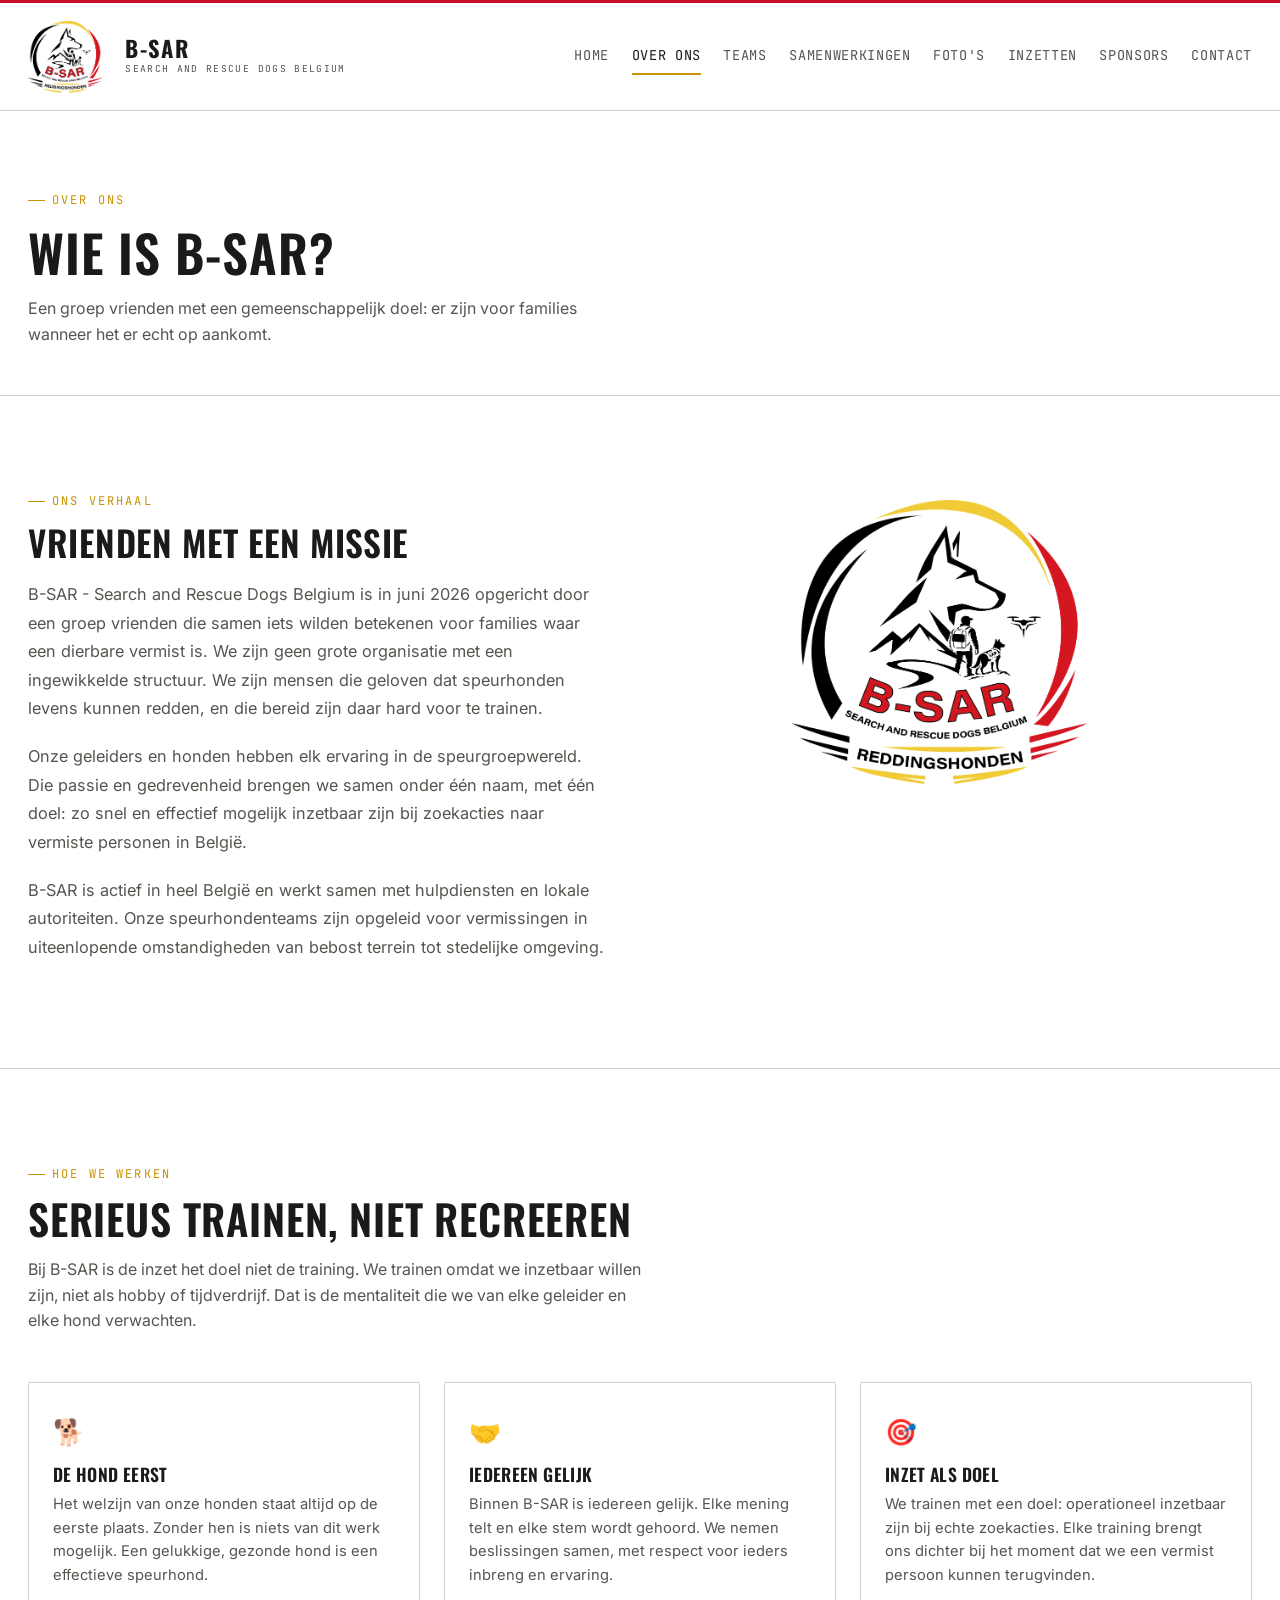
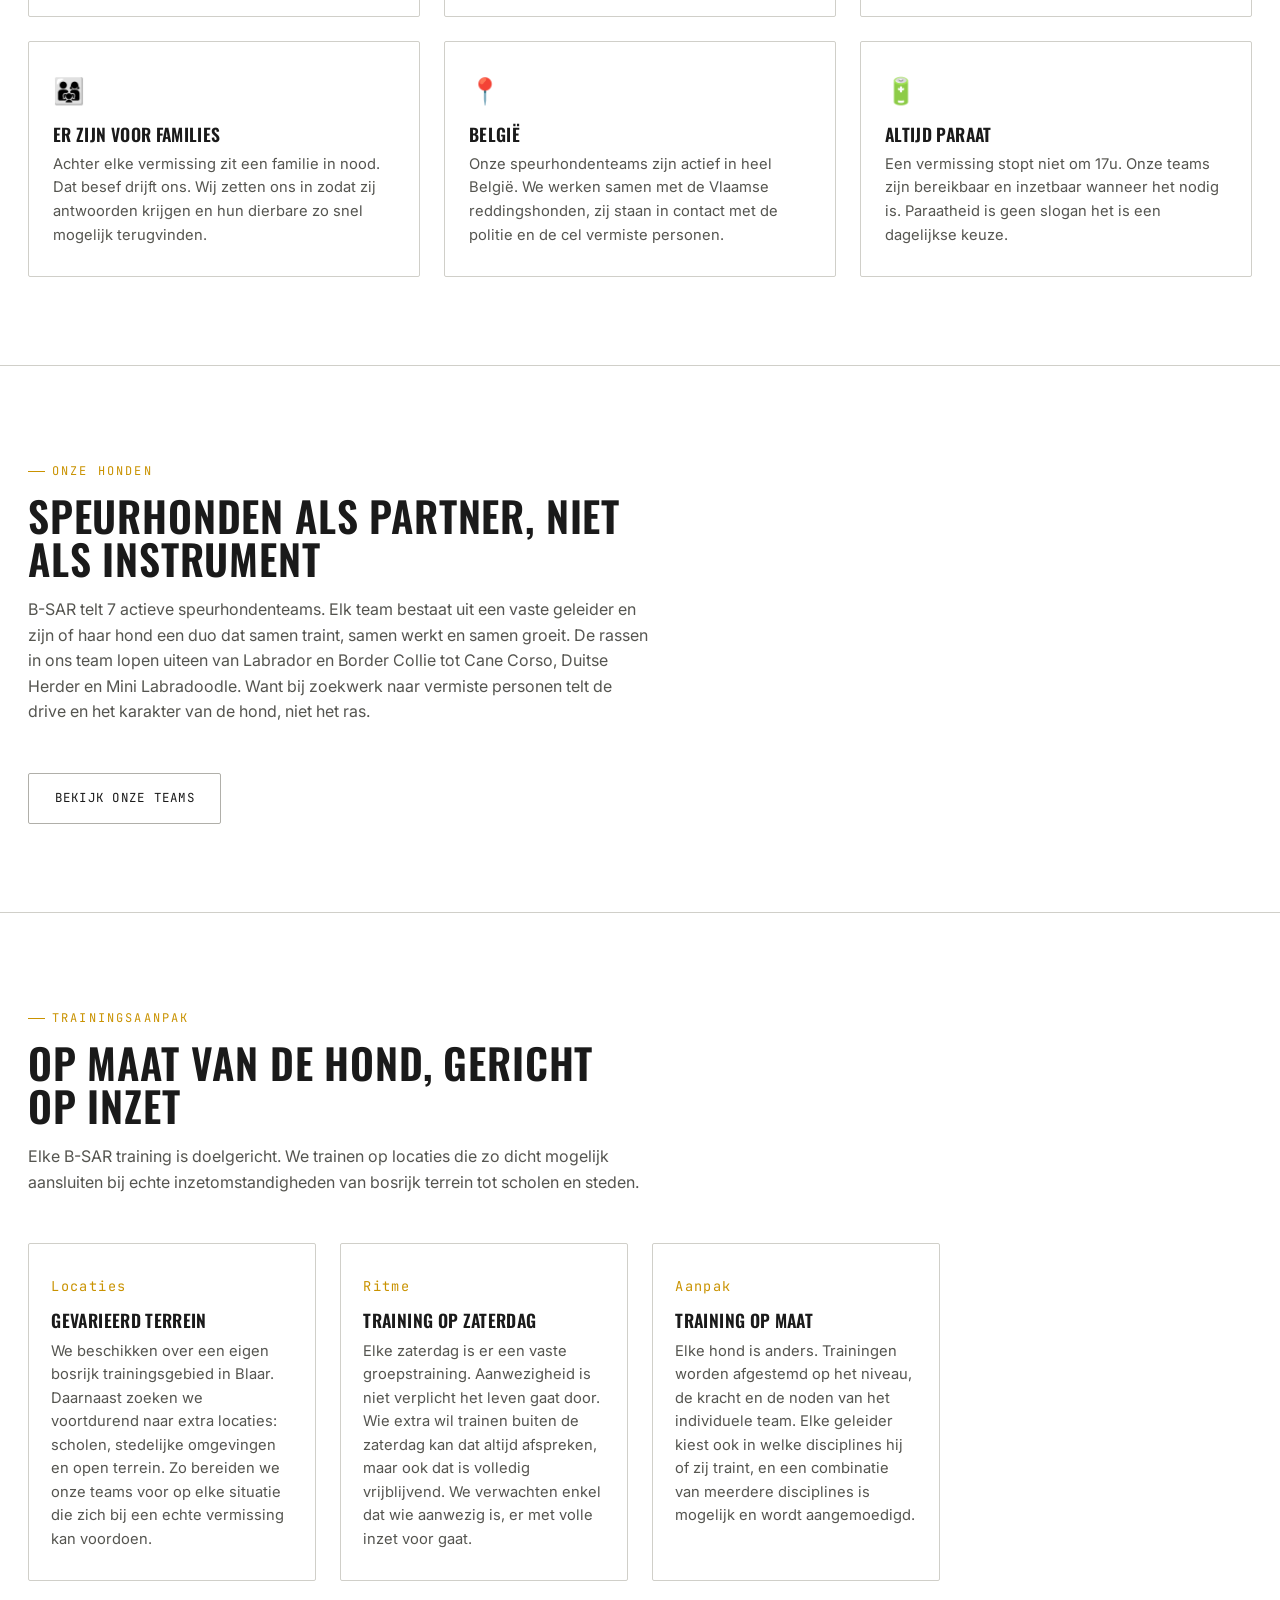
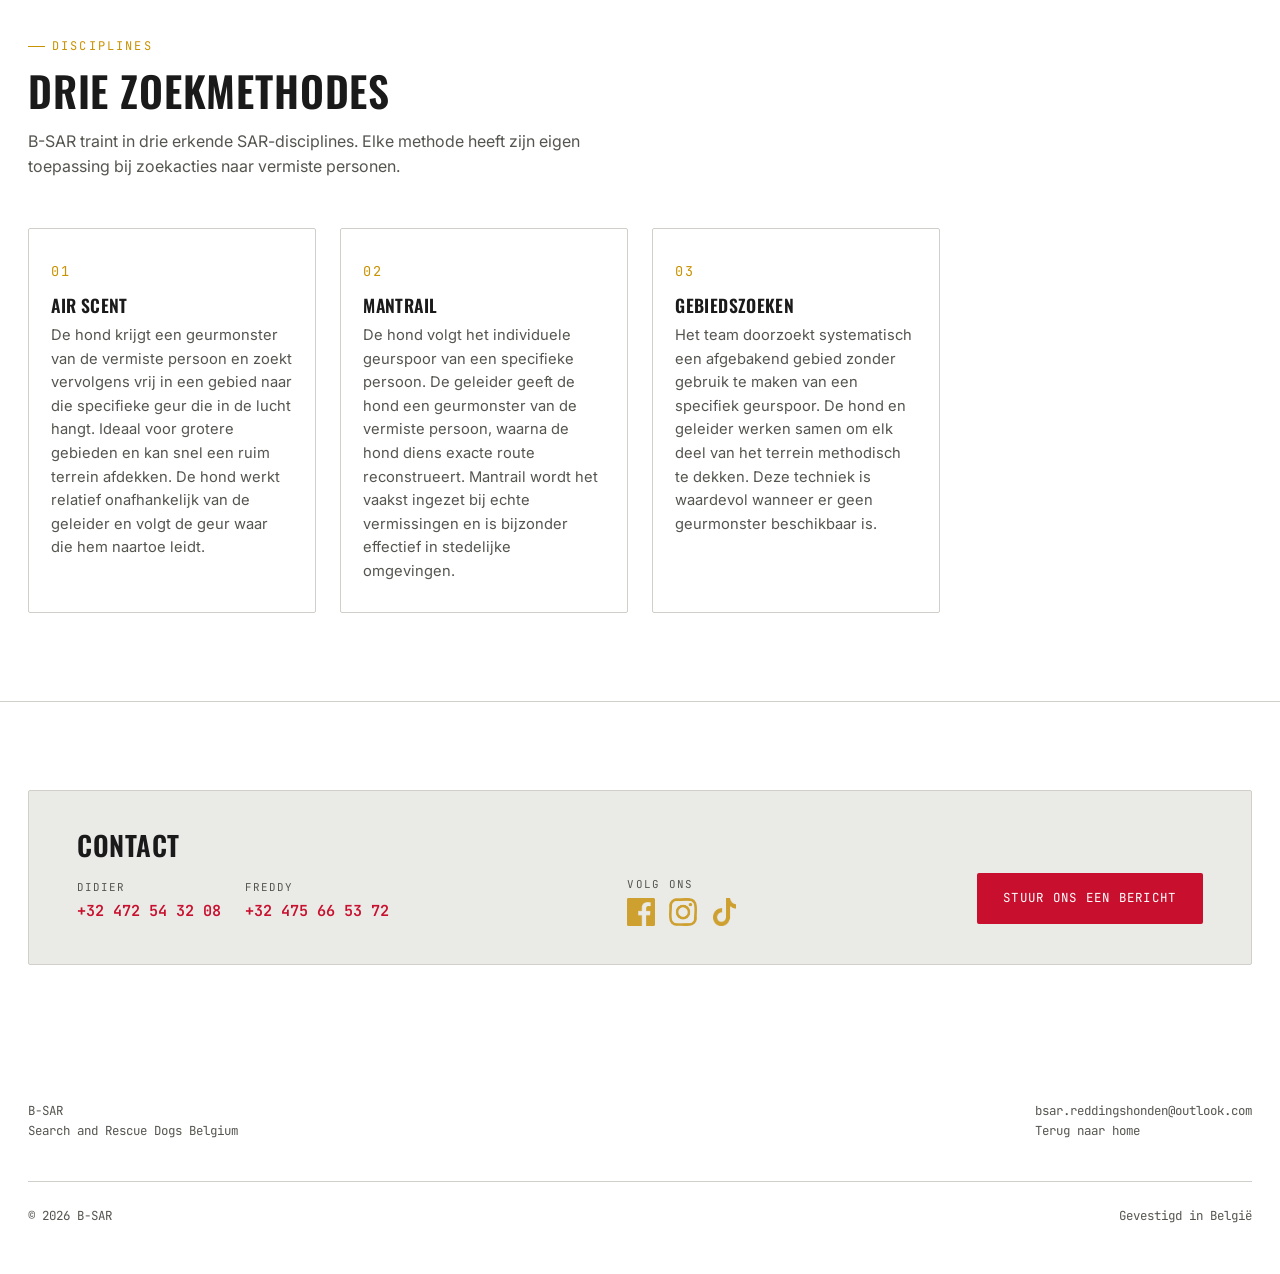
<file: over-ons.html>
<!DOCTYPE html>
<html lang="nl">
<head>
<meta charset="UTF-8">
<meta name="viewport" content="width=device-width, initial-scale=1.0">
<title>Over ons - B-SAR Search and Rescue Dogs Belgium</title>
<meta name="description" content="B-SAR is een Belgisch vrijwilligersteam van speurhonden en geleiders dat families helpt bij de opsporing van vermiste personen. Ontdek wie we zijn, wat ons drijft en hoe onze honden centraal staan in alles wat we doen.">
<link rel="icon" type="image/x-icon" href="assets/favicoon/favicon.ico">
<link rel="icon" type="image/svg+xml" href="assets/favicoon/favicon.svg">
<link rel="icon" type="image/png" sizes="96x96" href="assets/favicoon/favicon-96x96.png">
<link rel="apple-touch-icon" sizes="180x180" href="assets/favicoon/apple-touch-icon.png">
<link rel="manifest" href="assets/favicoon/site.webmanifest">
<link rel="preconnect" href="https://fonts.googleapis.com">
<link href="https://fonts.googleapis.com/css2?family=Oswald:wght@500;600;700&family=Inter:wght@400;500;600&family=JetBrains+Mono:wght@400;500&display=swap" rel="stylesheet">
<link rel="canonical" href="https://b-sar.be/over-ons.html">
<link rel="stylesheet" href="assets/style.css">
<style>
  .about-grid {
    display: grid;
    grid-template-columns: 1fr 1fr;
    gap: 4rem;
    align-items: start;
  }
  .about-grid .logo-side {
    display: flex;
    justify-content: center;
    align-items: flex-start;
    padding-top: 1rem;
  }
  .about-grid .logo-side img {
    width: 100%;
    max-width: 340px;
  }
  .about-text h2 {
    font-size: clamp(1.6rem, 3vw, 2.2rem);
    margin: 0.8rem 0 1.2rem;
  }
  .about-text p {
    color: var(--color-bone-dim);
    margin-bottom: 1.2rem;
    font-size: 1.02rem;
    line-height: 1.75;
  }
  .values-grid {
    display: grid;
    grid-template-columns: repeat(3, 1fr);
    gap: 1.5rem;
    margin-top: 1rem;
  }
  .value-card {
    border: 1px solid var(--color-steel);
    border-radius: var(--radius);
    padding: 1.8rem 1.5rem;
  }
  .value-card .value-icon {
    font-size: 1.6rem;
    margin-bottom: 0.8rem;
    display: block;
  }
  .value-card h3 {
    font-size: 1.1rem;
    margin-bottom: 0.6rem;
  }
  .value-card p {
    font-size: 0.92rem;
    color: var(--color-bone-dim);
    line-height: 1.6;
  }
  @media (max-width: 860px) {
    .about-grid { grid-template-columns: 1fr; }
    .about-grid .logo-side { display: none; }
    .values-grid { grid-template-columns: 1fr 1fr; }
  }
  @media (max-width: 640px) {
    .values-grid { grid-template-columns: 1fr; }
  }
</style>
</head>
<body>


<header class="site-header">
  <div class="nav-bar">
    <a href="index.html" class="brand">
      <img src="assets/Logo/B-SARLOGO-KLEUR.png" alt="B-SAR Search and Rescue Dogs Belgium - logo navigatie" class="brand-logo">
      <span class="brand-text">
        <span class="brand-title">B-SAR</span>
        <span class="brand-sub">Search and Rescue Dogs Belgium</span>
      </span>
    </a>
        <nav class="main-nav">
      <a href="index.html">Home</a>
      <a href="over-ons.html" class="active">Over ons</a>
      <a href="teams.html">Teams</a>
      <a href="samenwerkingen.html">Samenwerkingen</a>
      <a href="fotos.html">Foto's</a>
      <a href="inzetten.html">Inzetten</a>
      <a href="sponsors.html">Sponsors</a>
      <a href="index.html#contact">Contact</a>
    </nav>
    <button class="nav-toggle" id="navToggle" aria-label="Menu openen">
      <span></span><span></span><span></span>
    </button>
  </div>
</header>

<main>

  <section class="page-header">
    <div class="wrap">
      <span class="eyebrow">Over ons</span>
      <h1>Wie is B-SAR?</h1>
      <p>Een groep vrienden met een gemeenschappelijk doel: er zijn voor families wanneer het er echt op aankomt.</p>
    </div>
  </section>

  <section>
    <div class="wrap">
      <div class="about-grid">
        <div class="about-text">
          <span class="eyebrow">Ons verhaal</span>
          <h2>Vrienden met een missie</h2>
          <p>
            B-SAR - Search and Rescue Dogs Belgium is in juni 2026 opgericht door een groep vrienden die samen iets wilden betekenen voor families waar een dierbare vermist is. We zijn geen grote organisatie met een ingewikkelde structuur. We zijn mensen die geloven dat speurhonden levens kunnen redden, en die bereid zijn daar hard voor te trainen.
          </p>
          <p>
            Onze geleiders en honden hebben elk ervaring in de speurgroepwereld. Die passie en gedrevenheid brengen we samen onder één naam, met één doel: zo snel en effectief mogelijk inzetbaar zijn bij zoekacties naar vermiste personen in België.
          </p>
          <p>
            B-SAR is actief in heel België en werkt samen met hulpdiensten en lokale autoriteiten. Onze speurhondenteams zijn opgeleid voor vermissingen in uiteenlopende omstandigheden van bebost terrein tot stedelijke omgeving.
          </p>
        </div>
        <div class="logo-side">
          <img src="assets/Logo/B-SARLOGO-KLEUR.png" alt="B-SAR Search and Rescue Dogs Belgium - logo van het Belgisch speurhondenteam">
        </div>
      </div>
    </div>
  </section>

  <section>
    <div class="wrap">
      <div class="section-head">
        <span class="eyebrow">Hoe we werken</span>
        <h2>Serieus trainen, niet recreeren</h2>
        <p>
          Bij B-SAR is de inzet het doel niet de training. We trainen omdat we inzetbaar willen zijn, niet als hobby of tijdverdrijf. Dat is de mentaliteit die we van elke geleider en elke hond verwachten.
        </p>
      </div>
      <div class="values-grid">
        <div class="value-card">
          <span class="value-icon">🐕</span>
          <h3>De hond eerst</h3>
          <p>Het welzijn van onze honden staat altijd op de eerste plaats. Zonder hen is niets van dit werk mogelijk. Een gelukkige, gezonde hond is een effectieve speurhond.</p>
        </div>
        <div class="value-card">
          <span class="value-icon">🤝</span>
          <h3>Iedereen gelijk</h3>
          <p>Binnen B-SAR is iedereen gelijk. Elke mening telt en elke stem wordt gehoord. We nemen beslissingen samen, met respect voor ieders inbreng en ervaring.</p>
        </div>
        <div class="value-card">
          <span class="value-icon">🎯</span>
          <h3>Inzet als doel</h3>
          <p>We trainen met een doel: operationeel inzetbaar zijn bij echte zoekacties. Elke training brengt ons dichter bij het moment dat we een vermist persoon kunnen terugvinden.</p>
        </div>
        <div class="value-card">
          <span class="value-icon">👨‍👩‍👧</span>
          <h3>Er zijn voor families</h3>
          <p>Achter elke vermissing zit een familie in nood. Dat besef drijft ons. Wij zetten ons in zodat zij antwoorden krijgen en hun dierbare zo snel mogelijk terugvinden.</p>
        </div>
        <div class="value-card">
          <span class="value-icon">📍</span>
          <h3>België</h3>
          <p>Onze speurhondenteams zijn actief in heel België. We werken samen met de Vlaamse reddingshonden, zij staan in contact met de politie en de cel vermiste personen.</p>
        </div>
        <div class="value-card">
          <span class="value-icon">🔋</span>
          <h3>Altijd paraat</h3>
          <p>Een vermissing stopt niet om 17u. Onze teams zijn bereikbaar en inzetbaar wanneer het nodig is. Paraatheid is geen slogan het is een dagelijkse keuze.</p>
        </div>
      </div>
    </div>
  </section>

  <section>
    <div class="wrap">
      <div class="section-head">
        <span class="eyebrow">Onze honden</span>
        <h2>Speurhonden als partner, niet als instrument</h2>
        <p>
          B-SAR telt 7 actieve speurhondenteams. Elk team bestaat uit een vaste geleider en zijn of haar hond een duo dat samen traint, samen werkt en samen groeit. De rassen in ons team lopen uiteen van Labrador en Border Collie tot Cane Corso, Duitse Herder en Mini Labradoodle. Want bij zoekwerk naar vermiste personen telt de drive en het karakter van de hond, niet het ras.
        </p>
      </div>
      <a href="teams.html" class="btn btn-outline">Bekijk onze teams</a>
    </div>
  </section>

  <section>
    <div class="wrap">
      <div class="section-head">
        <span class="eyebrow">Trainingsaanpak</span>
        <h2>Op maat van de hond, gericht op inzet</h2>
        <p>
          Elke B-SAR training is doelgericht. We trainen op locaties die zo dicht mogelijk aansluiten bij echte inzetomstandigheden van bosrijk terrein tot scholen en steden.
        </p>
      </div>

      <div class="step-grid" style="margin-bottom:3rem;">
        <div class="step-card">
          <span class="step-num">Locaties</span>
          <h3>Gevarieerd terrein</h3>
          <p>We beschikken over een eigen bosrijk trainingsgebied in Blaar. Daarnaast zoeken we voortdurend naar extra locaties: scholen, stedelijke omgevingen en open terrein. Zo bereiden we onze teams voor op elke situatie die zich bij een echte vermissing kan voordoen.</p>
        </div>
        <div class="step-card">
          <span class="step-num">Ritme</span>
          <h3>Training op zaterdag</h3>
          <p>Elke zaterdag is er een vaste groepstraining. Aanwezigheid is niet verplicht het leven gaat door. Wie extra wil trainen buiten de zaterdag kan dat altijd afspreken, maar ook dat is volledig vrijblijvend. We verwachten enkel dat wie aanwezig is, er met volle inzet voor gaat.</p>
        </div>
        <div class="step-card">
          <span class="step-num">Aanpak</span>
          <h3>Training op maat</h3>
          <p>Elke hond is anders. Trainingen worden afgestemd op het niveau, de kracht en de noden van het individuele team. Elke geleider kiest ook in welke disciplines hij of zij traint, en een combinatie van meerdere disciplines is mogelijk en wordt aangemoedigd.</p>
        </div>
      </div>

      <div class="section-head">
        <span class="eyebrow">Disciplines</span>
        <h2>Drie zoekmethodes</h2>
        <p>
          B-SAR traint in drie erkende SAR-disciplines. Elke methode heeft zijn eigen toepassing bij zoekacties naar vermiste personen.
        </p>
      </div>
      <div class="step-grid">
        <div class="step-card">
          <span class="step-num">01</span>
          <h3>Air scent</h3>
          <p>De hond krijgt een geurmonster van de vermiste persoon en zoekt vervolgens vrij in een gebied naar die specifieke geur die in de lucht hangt. Ideaal voor grotere gebieden en kan snel een ruim terrein afdekken. De hond werkt relatief onafhankelijk van de geleider en volgt de geur waar die hem naartoe leidt.</p>
        </div>
        <div class="step-card">
          <span class="step-num">02</span>
          <h3>Mantrail</h3>
          <p>De hond volgt het individuele geurspoor van een specifieke persoon. De geleider geeft de hond een geurmonster van de vermiste persoon, waarna de hond diens exacte route reconstrueert. Mantrail wordt het vaakst ingezet bij echte vermissingen en is bijzonder effectief in stedelijke omgevingen.</p>
        </div>
        <div class="step-card">
          <span class="step-num">03</span>
          <h3>Gebiedszoeken</h3>
          <p>Het team doorzoekt systematisch een afgebakend gebied zonder gebruik te maken van een specifiek geurspoor. De hond en geleider werken samen om elk deel van het terrein methodisch te dekken. Deze techniek is waardevol wanneer er geen geurmonster beschikbaar is.</p>
        </div>
      </div>
    </div>
  </section>

  <section id="contact">
  <div class="wrap">
    <div class="cta-band">
      
      <!-- Linkerkant: Titel & Telefoonnummers -->
      <div class="cta-band-left">
        <h2>Contact</h2>
        <div class="cta-numbers">
          <div class="cta-number-item">
            <span class="cta-num-name">Didier</span>
            <a href="tel:+32472543208">+32 472 54 32 08</a>
          </div>
          <div class="cta-number-item">
            <span class="cta-num-name">Freddy</span>
            <a href="tel:+32475665372">+32 475 66 53 72</a>
          </div>
        </div>
      </div>

      <!-- Midden: Social Media -->
      <div class="cta-socials">
        <span class="cta-socials-label">Volg ons</span>
        <div class="cta-socials-icons">
          <a href="https://www.facebook.com/profile.php?id=61591280765750" target="_blank" rel="noopener noreferrer" title="Facebook" class="social-icon-btn">
            <img src="assets/SocialmediaLogo/facebook.png" alt="Facebook">
          </a>
          <a href="https://www.instagram.com/bsar.reddingshonden/" target="_blank" rel="noopener noreferrer" title="Instagram" class="social-icon-btn">
            <img src="assets/SocialmediaLogo/Insta.png" alt="Instagram">
          </a>
          <a href="https://www.tiktok.com/@bsar2026" target="_blank" rel="noopener noreferrer" title="TikTok" class="social-icon-btn">
            <img src="assets/SocialmediaLogo/Tiktok.png" alt="TikTok">
          </a>
        </div>
      </div>

      <!-- Rechterkant: Knop -->
      <div class="cta-band-right">
        <a href="mailto:bsar.reddingshonden@outlook.com" class="btn btn-primary">Stuur ons een bericht</a>
      </div>

    </div>
  </div>
</section>

</main>

<footer class="site-footer">
  <div class="wrap">
    <div class="footer-grid">
      <div>B-SAR<br>Search and Rescue Dogs Belgium</div>
      <div>
        <a href="mailto:bsar.reddingshonden@outlook.com">bsar.reddingshonden@outlook.com</a><br>
        <a href="index.html">Terug naar home</a>
      </div>
    </div>
    <div class="footer-bottom">
      <span>© 2026 B-SAR</span>
      <span>Gevestigd in België</span>
    </div>
  </div>
</footer>

<script>
const toggle = document.getElementById('navToggle');
const nav = document.querySelector('nav.main-nav');
toggle.addEventListener('click', () => {
  toggle.classList.toggle('open');
  nav.classList.toggle('open');
});
document.addEventListener('click', (e) => {
  if (!e.target.closest('header')) {
    toggle.classList.remove('open');
    nav.classList.remove('open');
  }
});
</script>

</body>
</html>
</file>
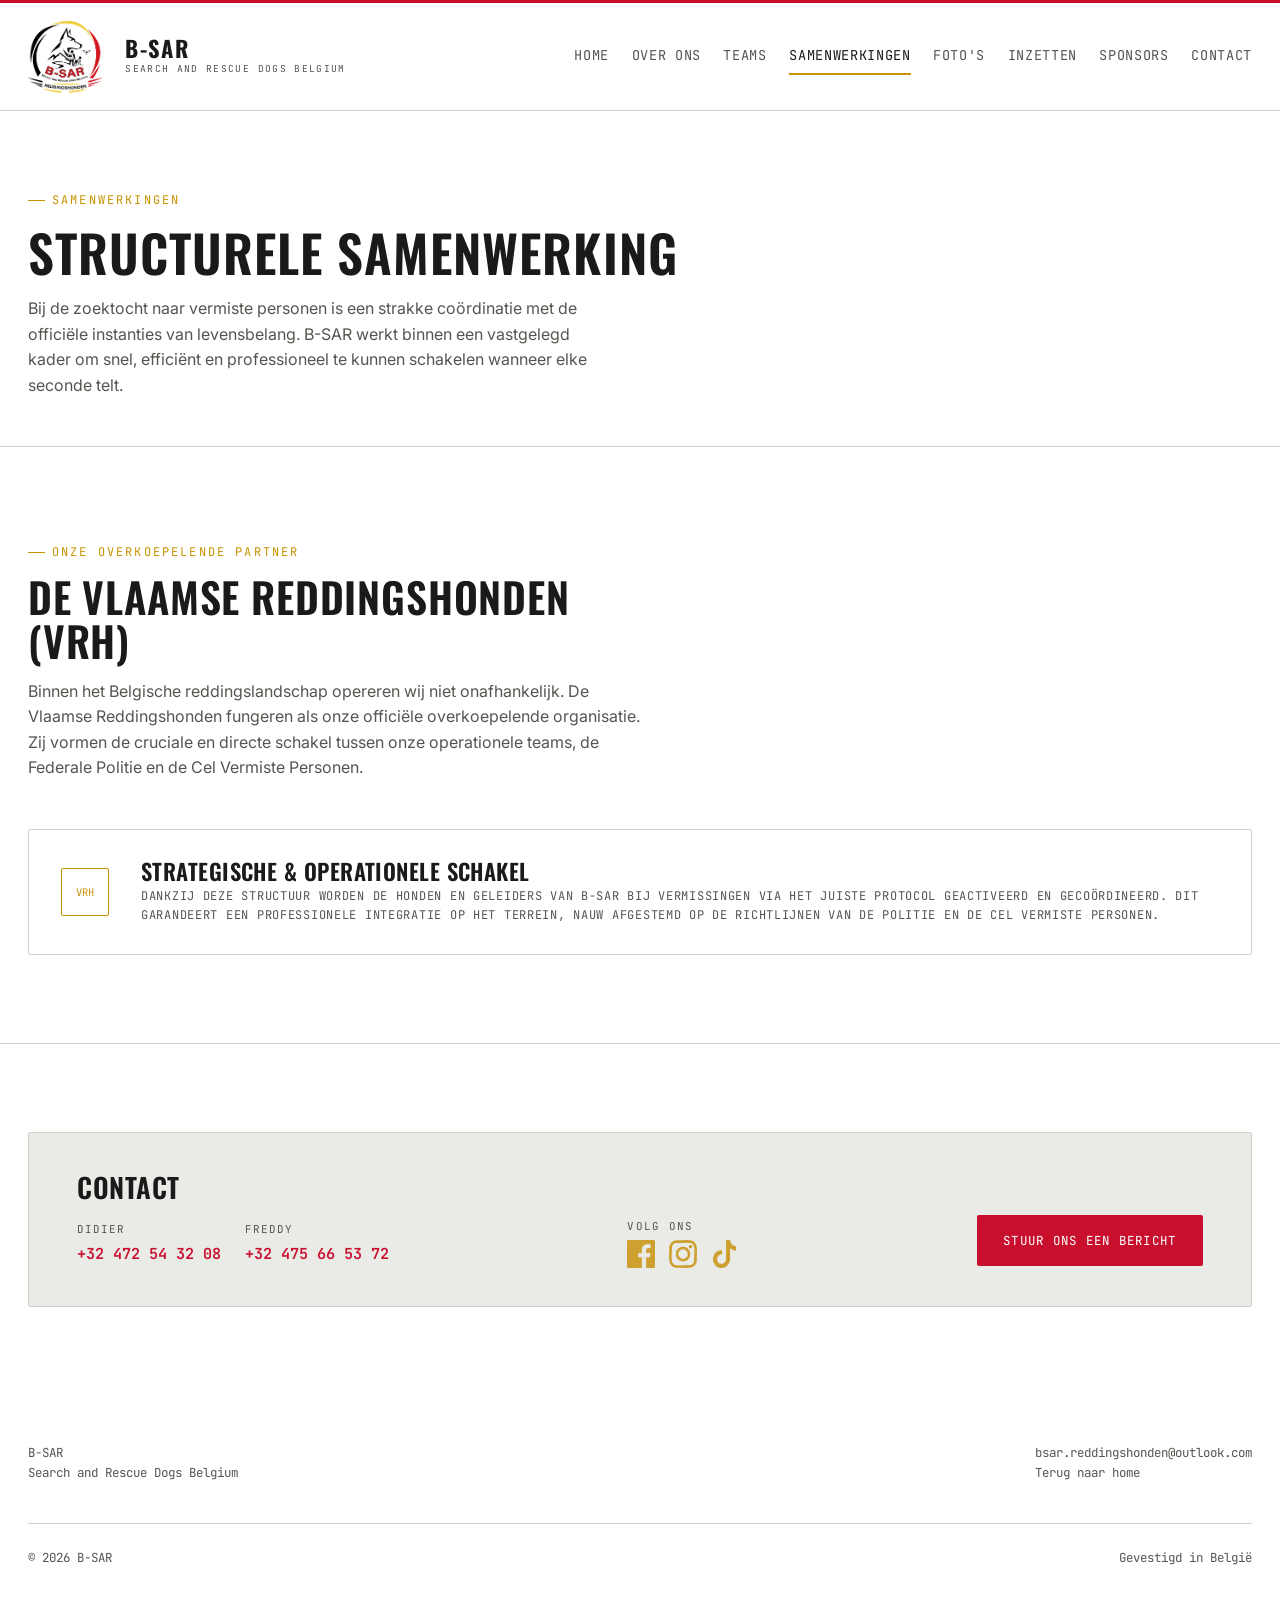
<file: samenwerkingen.html>
<!DOCTYPE html>
<html lang="nl">
<head>
<meta charset="UTF-8">
<meta name="viewport" content="width=device-width, initial-scale=1.0">
<title>Samenwerkingen - B-SAR Search and Rescue Dogs Belgium</title>
<meta name="description" content="B-SAR werkt nauw samen met De Vlaamse Reddingshonden, onze overkoepelende organisatie naar de politie en de Cel Vermiste Personen toe.">
<link rel="icon" type="image/x-icon" href="assets/favicoon/favicon.ico">
<link rel="icon" type="image/svg+xml" href="assets/favicoon/favicon.svg">
<link rel="icon" type="image/png" sizes="96x96" href="assets/favicoon/favicon-96x96.png">
<link rel="apple-touch-icon" sizes="180x180" href="assets/favicoon/apple-touch-icon.png">
<link rel="manifest" href="assets/favicoon/site.webmanifest">
<link rel="preconnect" href="https://fonts.googleapis.com">
<link href="https://fonts.googleapis.com/css2?family=Oswald:wght@500;600;700&family=Inter:wght@400;500;600&family=JetBrains+Mono:wght@400;500&display=swap" rel="stylesheet">
<link rel="canonical" href="https://b-sar.be/samenwerkingen.html">
<link rel="stylesheet" href="assets/style.css">
</head>
<body>


<header class="site-header">
  <div class="nav-bar">
    <a href="index.html" class="brand">
      <img src="assets/Logo/B-SARLOGO-KLEUR.png" alt="B-SAR Search and Rescue Dogs Belgium - logo navigatie" class="brand-logo">
      <span class="brand-text">
        <span class="brand-title">B-SAR</span>
        <span class="brand-sub">Search and Rescue Dogs Belgium</span>
      </span>
    </a>
    <nav class="main-nav">
      <a href="index.html">Home</a>
      <a href="over-ons.html">Over ons</a>
      <a href="teams.html">Teams</a>
      <a href="samenwerkingen.html" class="active">Samenwerkingen</a>
      <a href="fotos.html">Foto's</a>
      <a href="inzetten.html">Inzetten</a>
      <a href="sponsors.html">Sponsors</a>
      <a href="index.html#contact">Contact</a>
    </nav>
    <button class="nav-toggle" id="navToggle" aria-label="Menu openen">
      <span></span><span></span><span></span>
    </button>
  </div>
</header>

<main>

  <section class="page-header">
    <div class="wrap">
      <span class="eyebrow">Samenwerkingen</span>
      <h1>Structurele Samenwerking</h1>
      <p>Bij de zoektocht naar vermiste personen is een strakke coördinatie met de officiële instanties van levensbelang. B-SAR werkt binnen een vastgelegd kader om snel, efficiënt en professioneel te kunnen schakelen wanneer elke seconde telt.</p>
    </div>
  </section>

  <section>
    <div class="wrap">
      <div class="section-head">
        <span class="eyebrow">Onze overkoepelende partner</span>
        <h2>De Vlaamse Reddingshonden (VRH)</h2>
        <p>Binnen het Belgische reddingslandschap opereren wij niet onafhankelijk. De Vlaamse Reddingshonden fungeren als onze officiële overkoepelende organisatie. Zij vormen de cruciale en directe schakel tussen onze operationele teams, de Federale Politie en de Cel Vermiste Personen.</p>
      </div>

      <div class="support-list">

        <div class="support-item">
          <div class="support-mark" style="width:48px;height:48px;flex-shrink:0;border:1px solid var(--color-yellow);border-radius:var(--radius);display:flex;align-items:center;justify-content:center;font-family:var(--font-mono);font-size:0.65rem;color:var(--color-yellow);text-align:center;padding:4px;">VRH</div>
          <div>
            <h3>Strategische & Operationele Schakel</h3>
            <p>Dankzij deze structuur worden de honden en geleiders van B-SAR bij vermissingen via het juiste protocol geactiveerd en gecoördineerd. Dit garandeert een professionele integratie op het terrein, nauw afgestemd op de richtlijnen van de politie en de Cel Vermiste Personen.</p>
          </div>
        </div>

      </div>
    </div>
  </section>

  <section id="contact">
  <div class="wrap">
    <div class="cta-band">
      
      <!-- Linkerkant: Titel & Telefoonnummers -->
      <div class="cta-band-left">
        <h2>Contact</h2>
        <div class="cta-numbers">
          <div class="cta-number-item">
            <span class="cta-num-name">Didier</span>
            <a href="tel:+32472543208">+32 472 54 32 08</a>
          </div>
          <div class="cta-number-item">
            <span class="cta-num-name">Freddy</span>
            <a href="tel:+32475665372">+32 475 66 53 72</a>
          </div>
        </div>
      </div>

      <!-- Midden: Social Media -->
      <div class="cta-socials">
        <span class="cta-socials-label">Volg ons</span>
        <div class="cta-socials-icons">
          <a href="https://www.facebook.com/profile.php?id=61591280765750" target="_blank" rel="noopener noreferrer" title="Facebook" class="social-icon-btn">
            <img src="assets/SocialmediaLogo/facebook.png" alt="Facebook">
          </a>
          <a href="https://www.instagram.com/bsar.reddingshonden/" target="_blank" rel="noopener noreferrer" title="Instagram" class="social-icon-btn">
            <img src="assets/SocialmediaLogo/Insta.png" alt="Instagram">
          </a>
          <a href="https://www.tiktok.com/@bsar2026" target="_blank" rel="noopener noreferrer" title="TikTok" class="social-icon-btn">
            <img src="assets/SocialmediaLogo/Tiktok.png" alt="TikTok">
          </a>
        </div>
      </div>

      <!-- Rechterkant: Knop -->
      <div class="cta-band-right">
        <a href="mailto:bsar.reddingshonden@outlook.com" class="btn btn-primary">Stuur ons een bericht</a>
      </div>

    </div>
  </div>
</section>

</main>

<footer class="site-footer">
  <div class="wrap">
    <div class="footer-grid">
      <div>B-SAR<br>Search and Rescue Dogs Belgium</div>
      <div>
        <a href="mailto:bsar.reddingshonden@outlook.com">bsar.reddingshonden@outlook.com</a><br>
        <a href="index.html">Terug naar home</a>
      </div>
    </div>
    <div class="footer-bottom">
      <span>© 2026 B-SAR</span>
      <span>Gevestigd in België</span>
    </div>
  </div>
</footer>

<script>
const toggle = document.getElementById('navToggle');
const nav = document.querySelector('nav.main-nav');
toggle.addEventListener('click', () => {
  toggle.classList.toggle('open');
  nav.classList.toggle('open');
});
document.addEventListener('click', (e) => {
  if (!e.target.closest('header')) {
    toggle.classList.remove('open');
    nav.classList.remove('open');
  }
});
</script>

</body>
</html>
</file>
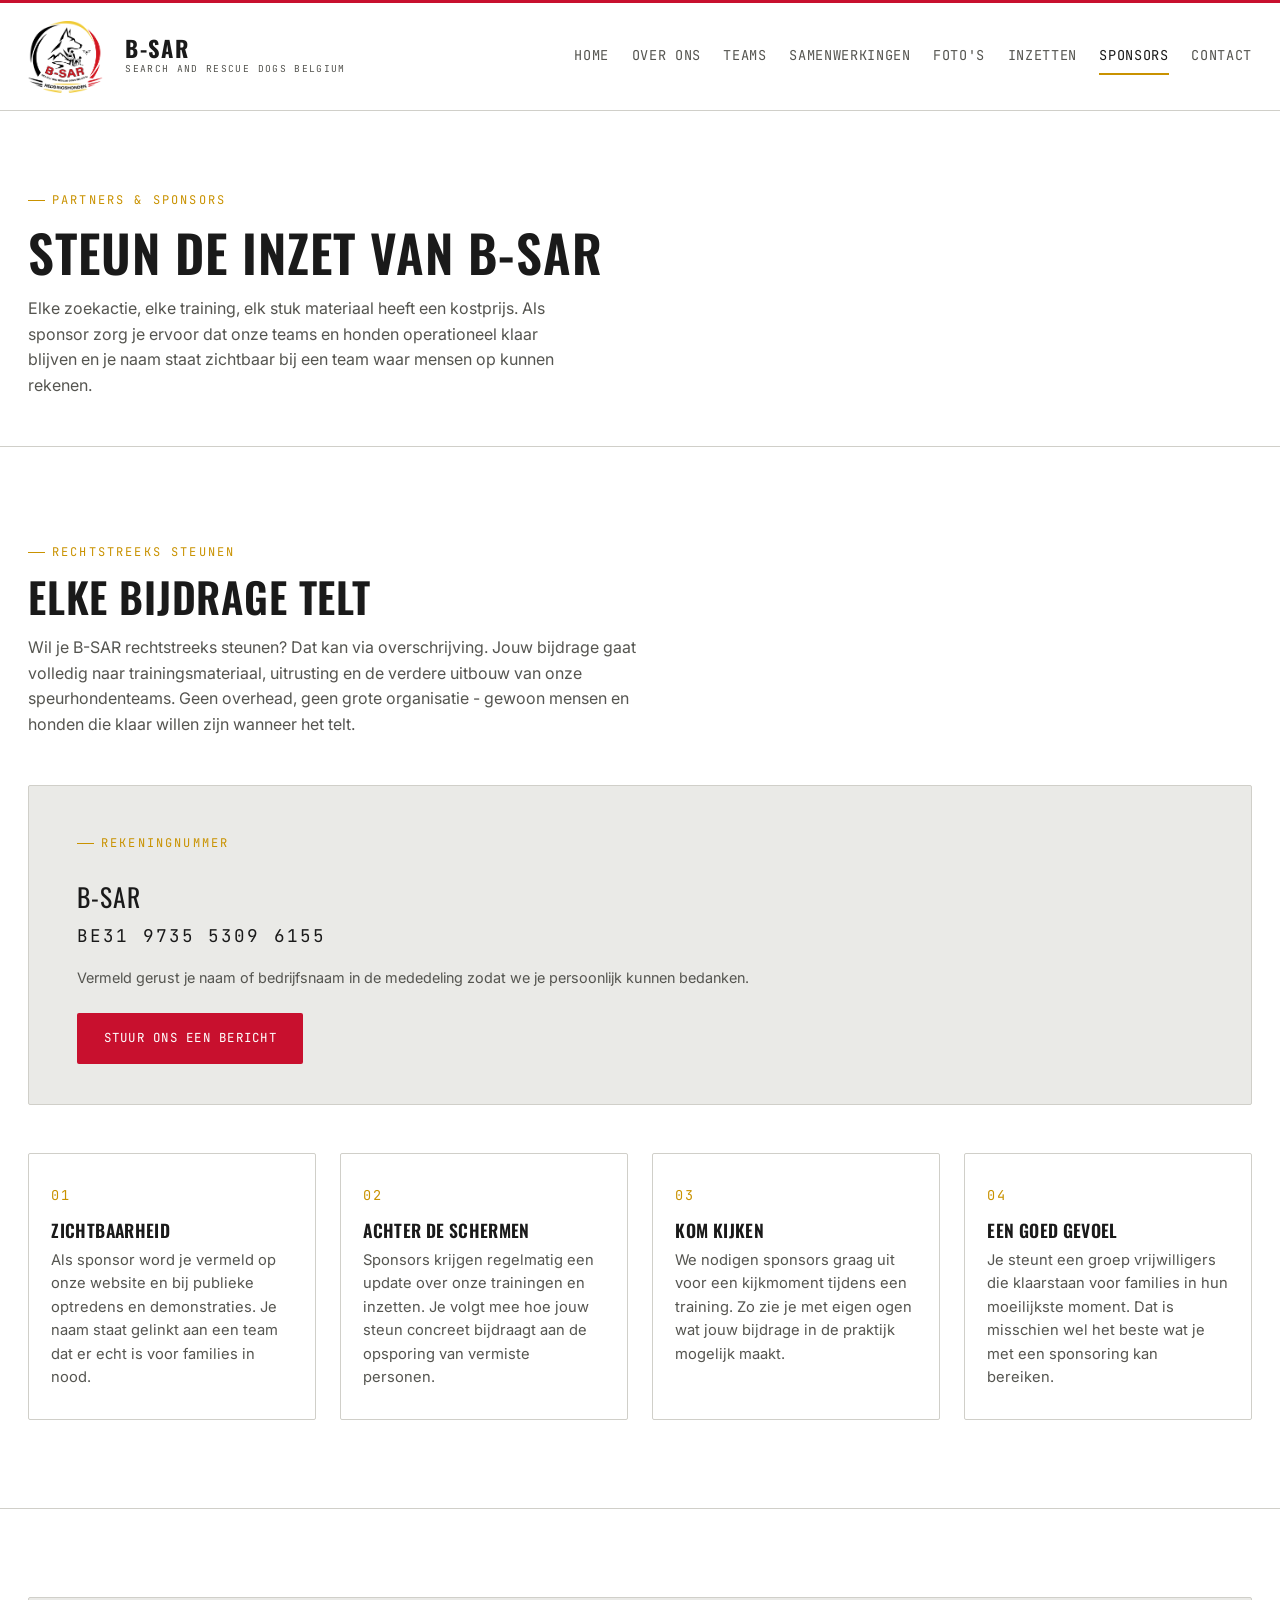
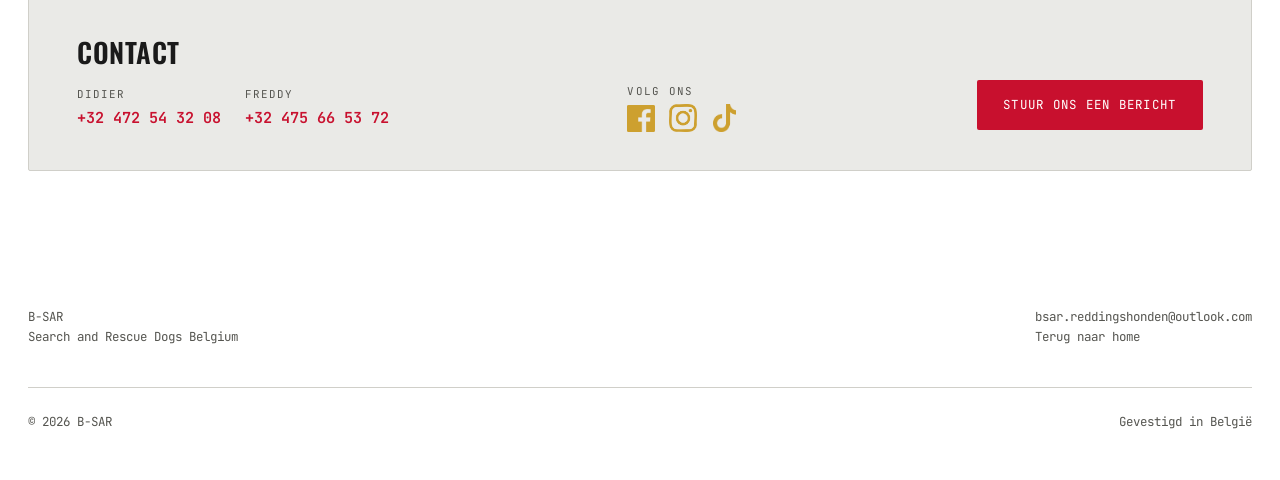
<file: sponsors.html>
<!DOCTYPE html>
<html lang="nl">
<head>
<meta charset="UTF-8">
<meta name="viewport" content="width=device-width, initial-scale=1.0">
<title>Sponsors - B-SAR Speurhonden België</title>
<meta name="description" content="Steun B-SAR als sponsor en maak het werk van Belgische search &amp; rescue speurhondenteams mogelijk. Bekijk onze sponsorpakketten and word partner van B-SAR reddingshonden K9.">
  <link rel="icon" type="image/x-icon" href="assets/favicoon/favicon.ico">
  <link rel="icon" type="image/svg+xml" href="assets/favicoon/favicon.svg">
  <link rel="icon" type="image/png" sizes="96x96" href="assets/favicoon/favicon-96x96.png">
  <link rel="apple-touch-icon" sizes="180x180" href="assets/favicoon/apple-touch-icon.png">
  <link rel="manifest" href="assets/favicoon/site.webmanifest">
  <link rel="preconnect" href="https://fonts.googleapis.com">
<link href="https://fonts.googleapis.com/css2?family=Oswald:wght@500;600;700&family=Inter:wght@400;500;600&family=JetBrains+Mono:wght@400;500&display=swap" rel="stylesheet">
<link rel="canonical" href="https://b-sar.be/sponsors.html">
<link rel="stylesheet" href="assets/style.css">
</head>
<body>


<header class="site-header">
  <div class="nav-bar">
    <a href="index.html" class="brand">
      <img src="assets/Logo/B-SARLOGO-KLEUR.png" alt="B-SAR Search and Rescue Dogs Belgium - logo navigatie" class="brand-logo">
      <span class="brand-text">
        <span class="brand-title">B-SAR</span>
        <span class="brand-sub">Search and Rescue Dogs Belgium</span>
      </span>
    </a>
            <nav class="main-nav">
      <a href="index.html">Home</a>
      <a href="over-ons.html">Over ons</a>
      <a href="teams.html">Teams</a>
      <a href="samenwerkingen.html">Samenwerkingen</a>
      <a href="fotos.html">Foto's</a>
      <a href="inzetten.html">Inzetten</a>
      <a href="sponsors.html" class="active">Sponsors</a>
      <a href="index.html#contact">Contact</a>
    </nav>
    <button class="nav-toggle" id="navToggle" aria-label="Menu openen">
      <span></span><span></span><span></span>
    </button>
  </div>
</header>

<main>

  <section class="page-header">
    <div class="wrap">
      <span class="eyebrow">Partners &amp; sponsors</span>
      <h1>Steun de inzet van B-SAR</h1>
      <p>
        Elke zoekactie, elke training, elk stuk materiaal heeft een kostprijs.
        Als sponsor zorg je ervoor dat onze teams en honden operationeel
        klaar blijven en je naam staat zichtbaar bij een team waar mensen
        op kunnen rekenen.
      </p>
    </div>
  </section>

  <section>
    <div class="wrap">
      <div class="section-head">
        <span class="eyebrow">Rechtstreeks steunen</span>
        <h2>Elke bijdrage telt</h2>
        <p>
          Wil je B-SAR rechtstreeks steunen? Dat kan via overschrijving. Jouw bijdrage gaat volledig naar trainingsmateriaal, uitrusting en de verdere uitbouw van onze speurhondenteams. Geen overhead, geen grote organisatie - gewoon mensen en honden die klaar willen zijn wanneer het telt.
        </p>
      </div>

      <div class="cta-band" style="flex-direction:column; align-items:flex-start; gap:1.5rem;">
        <div>
          <span class="eyebrow" style="margin-bottom:0.8rem; display:inline-flex;">Rekeningnummer</span>
          <div style="font-family:var(--font-display); font-size:1.6rem; letter-spacing:0.04em; margin-top:0.6rem;">B-SAR</div>
          <div style="font-family:var(--font-mono); font-size:1.1rem; letter-spacing:0.12em; color:var(--color-bone); margin-top:0.3rem;">BE31 9735 5309 6155</div>
          <p style="margin-top:1rem; font-size:0.9rem; color:var(--color-bone-dim);">Vermeld gerust je naam of bedrijfsnaam in de mededeling zodat we je persoonlijk kunnen bedanken.</p>
        </div>
        <div style="display:flex; gap:1rem; flex-wrap:wrap;">
          <a href="mailto:bsar.reddingshonden@outlook.com" class="btn btn-primary">Stuur ons een bericht</a>
        </div>
      </div>

      <div class="step-grid" style="margin-top:3rem;">
        <div class="step-card">
          <span class="step-num">01</span>
          <h3>Zichtbaarheid</h3>
          <p>Als sponsor word je vermeld op onze website en bij publieke optredens en demonstraties. Je naam staat gelinkt aan een team dat er echt is voor families in nood.</p>
        </div>
        <div class="step-card">
          <span class="step-num">02</span>
          <h3>Achter de schermen</h3>
          <p>Sponsors krijgen regelmatig een update over onze trainingen en inzetten. Je volgt mee hoe jouw steun concreet bijdraagt aan de opsporing van vermiste personen.</p>
        </div>
        <div class="step-card">
          <span class="step-num">03</span>
          <h3>Kom kijken</h3>
          <p>We nodigen sponsors graag uit voor een kijkmoment tijdens een training. Zo zie je met eigen ogen wat jouw bijdrage in de praktijk mogelijk maakt.</p>
        </div>
        <div class="step-card">
          <span class="step-num">04</span>
          <h3>Een goed gevoel</h3>
          <p>Je steunt een groep vrijwilligers die klaarstaan voor families in hun moeilijkste moment. Dat is misschien wel het beste wat je met een sponsoring kan bereiken.</p>
        </div>
      </div>
    </div>
  </section>

  <section id="contact">
  <div class="wrap">
    <div class="cta-band">
      
      <!-- Linkerkant: Titel & Telefoonnummers -->
      <div class="cta-band-left">
        <h2>Contact</h2>
        <div class="cta-numbers">
          <div class="cta-number-item">
            <span class="cta-num-name">Didier</span>
            <a href="tel:+32472543208">+32 472 54 32 08</a>
          </div>
          <div class="cta-number-item">
            <span class="cta-num-name">Freddy</span>
            <a href="tel:+32475665372">+32 475 66 53 72</a>
          </div>
        </div>
      </div>

      <!-- Midden: Social Media -->
      <div class="cta-socials">
        <span class="cta-socials-label">Volg ons</span>
        <div class="cta-socials-icons">
          <a href="https://www.facebook.com/profile.php?id=61591280765750" target="_blank" rel="noopener noreferrer" title="Facebook" class="social-icon-btn">
            <img src="assets/SocialmediaLogo/facebook.png" alt="Facebook">
          </a>
          <a href="https://www.instagram.com/bsar.reddingshonden/" target="_blank" rel="noopener noreferrer" title="Instagram" class="social-icon-btn">
            <img src="assets/SocialmediaLogo/Insta.png" alt="Instagram">
          </a>
          <a href="https://www.tiktok.com/@bsar2026" target="_blank" rel="noopener noreferrer" title="TikTok" class="social-icon-btn">
            <img src="assets/SocialmediaLogo/Tiktok.png" alt="TikTok">
          </a>
        </div>
      </div>

      <!-- Rechterkant: Knop -->
      <div class="cta-band-right">
        <a href="mailto:bsar.reddingshonden@outlook.com" class="btn btn-primary">Stuur ons een bericht</a>
      </div>

    </div>
  </div>
</section>

</main>

<footer class="site-footer">
  <div class="wrap">
    <div class="footer-grid">
      <div>B-SAR<br>Search and Rescue Dogs Belgium</div>
      <div>
        <a href="mailto:bsar.reddingshonden@outlook.com">bsar.reddingshonden@outlook.com</a><br>
        <a href="index.html">Terug naar home</a>
      </div>
    </div>
    <div class="footer-bottom">
      <span>© 2026 B-SAR</span>
      <span>Gevestigd in België</span>
    </div>
  </div>
</footer>

<script>
const toggle = document.getElementById('navToggle');
const nav = document.querySelector('nav.main-nav');
toggle.addEventListener('click', () => {
  toggle.classList.toggle('open');
  nav.classList.toggle('open');
});
document.addEventListener('click', (e) => {
  if (!e.target.closest('header')) {
    toggle.classList.remove('open');
    nav.classList.remove('open');
  }
});
</script>
</body>
</html>
</file>
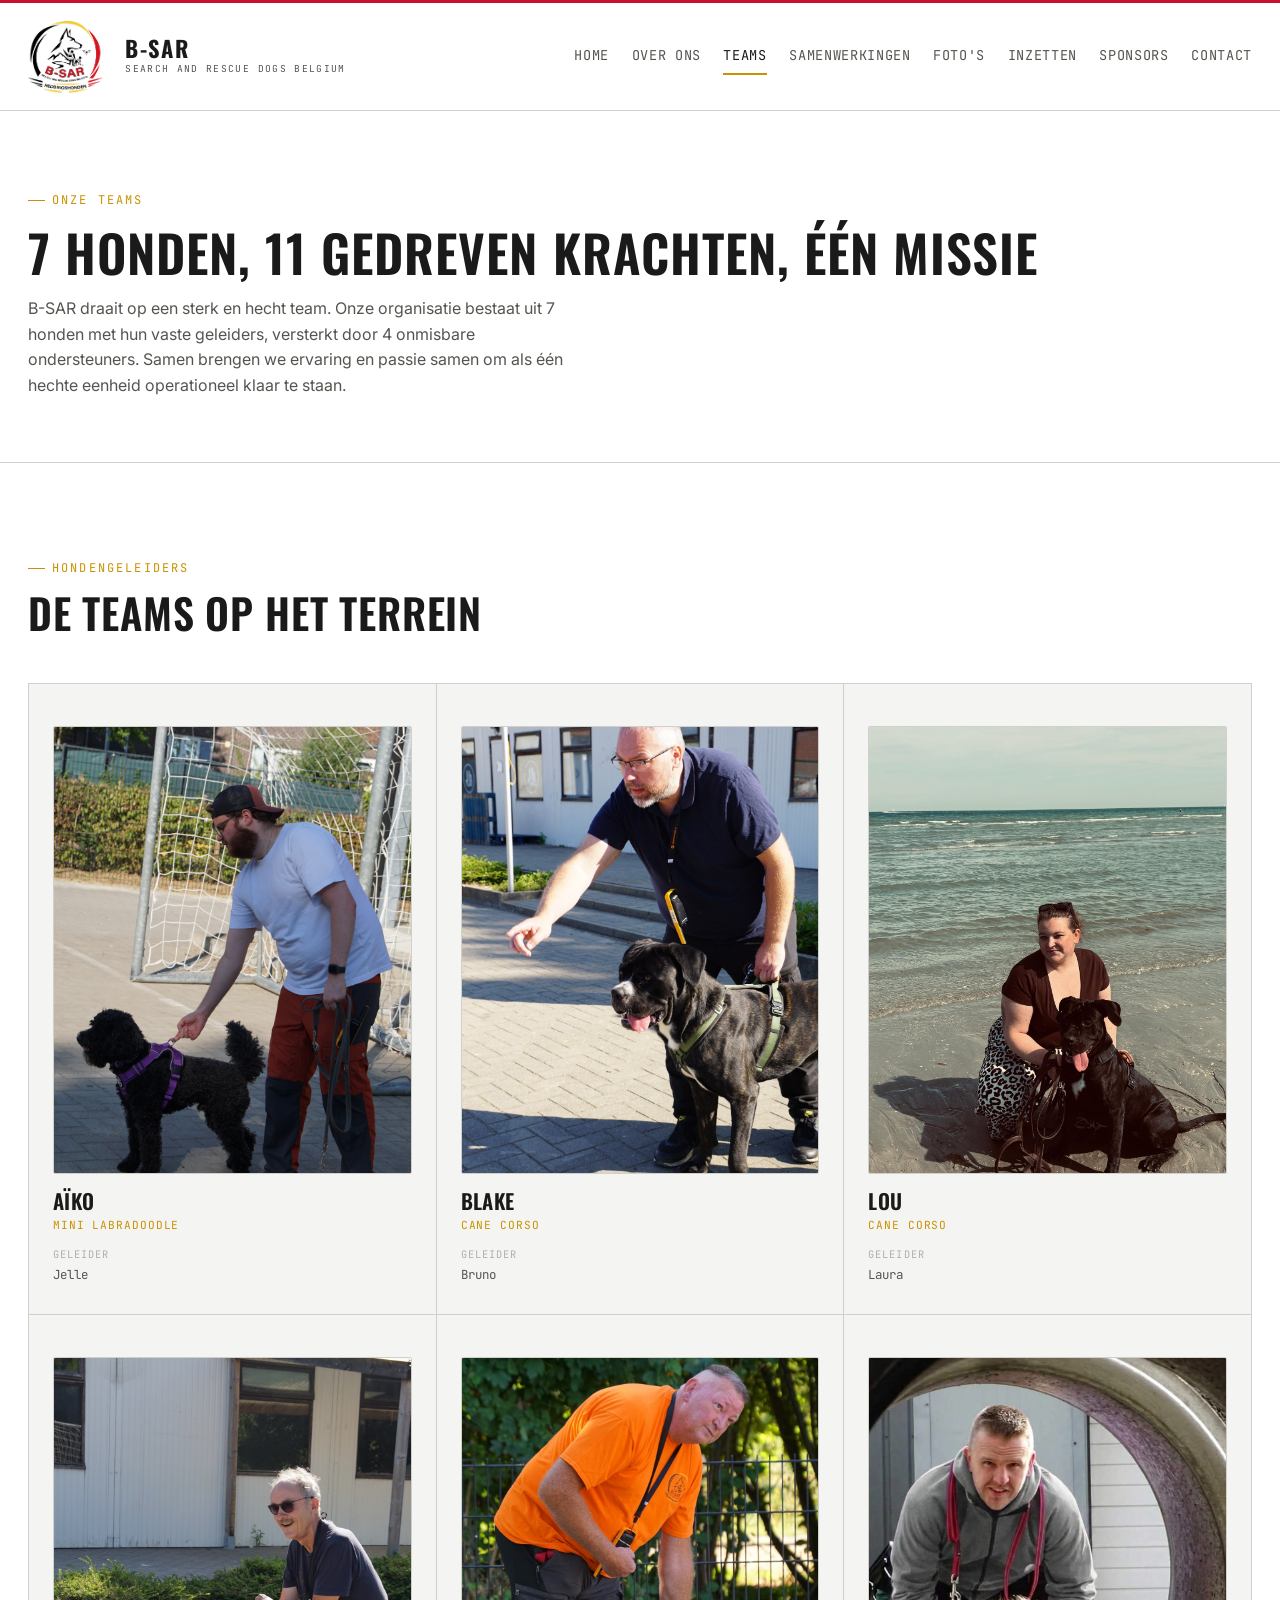
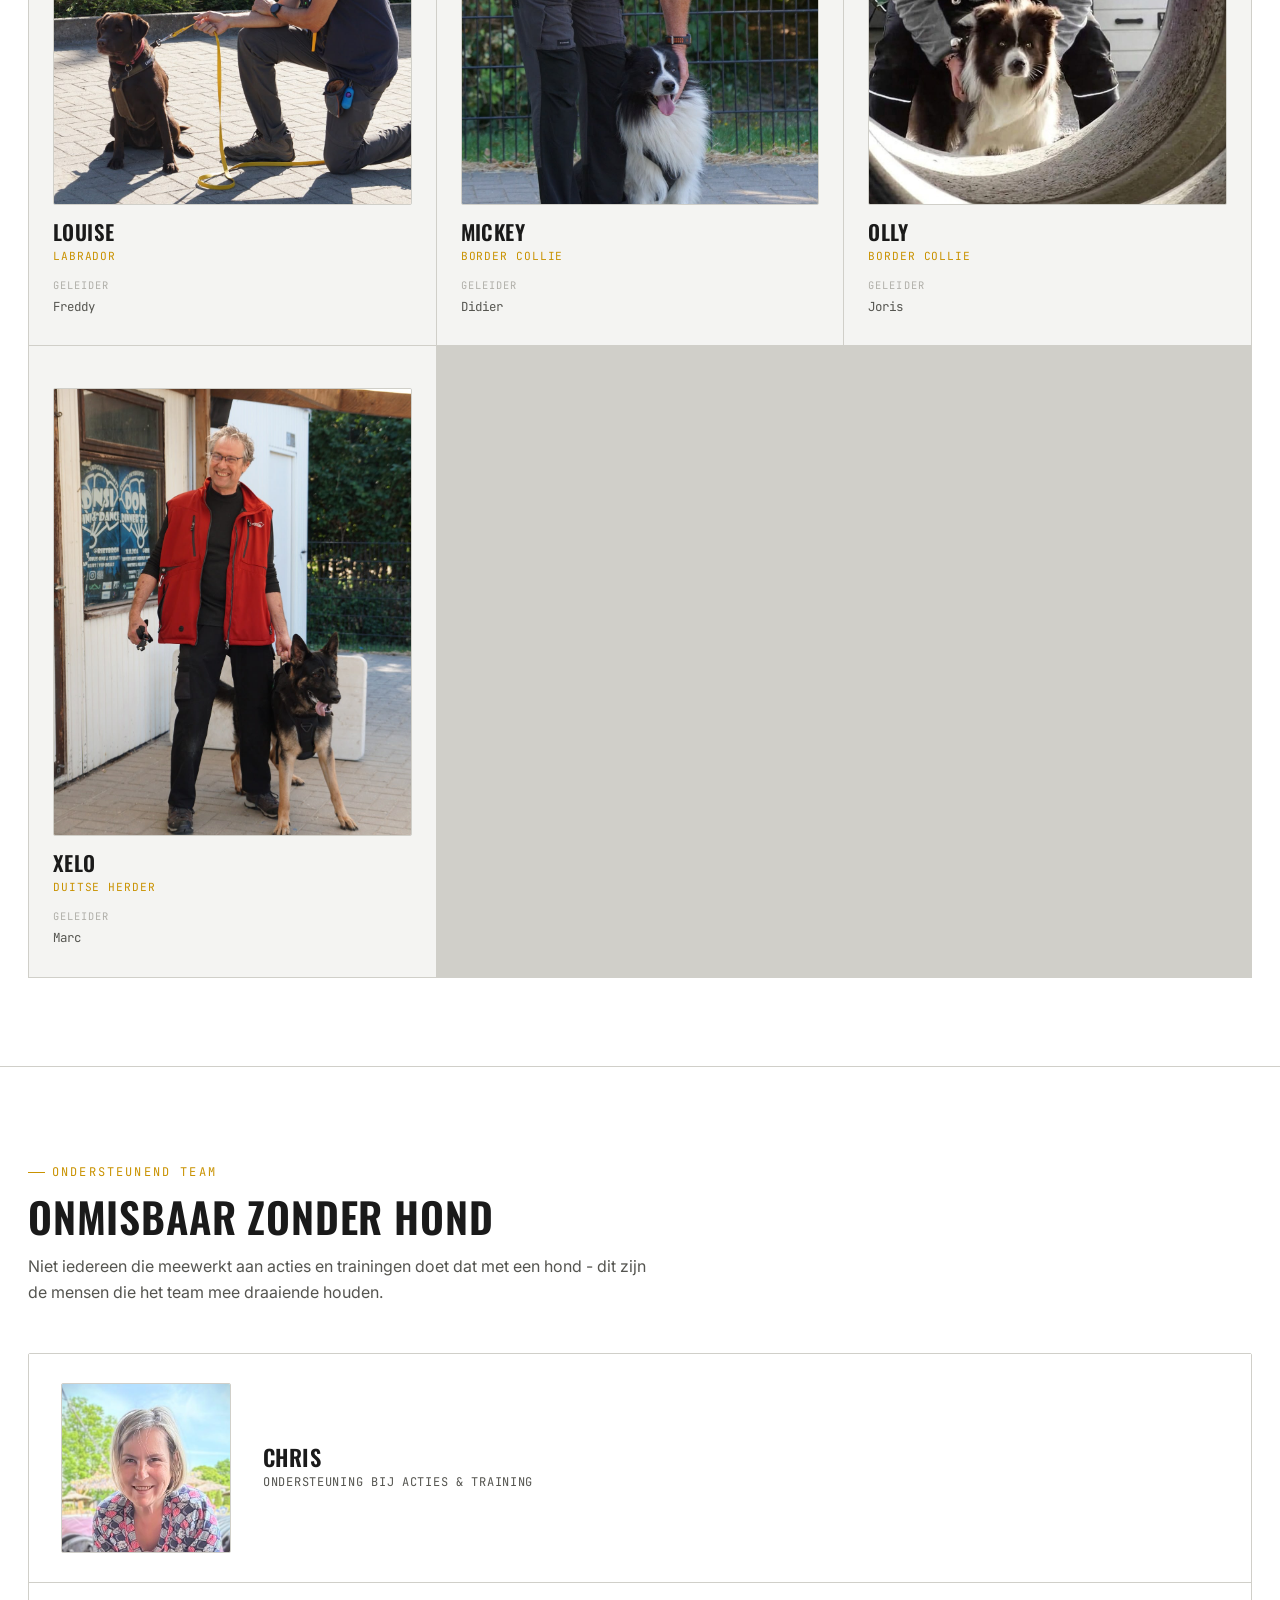
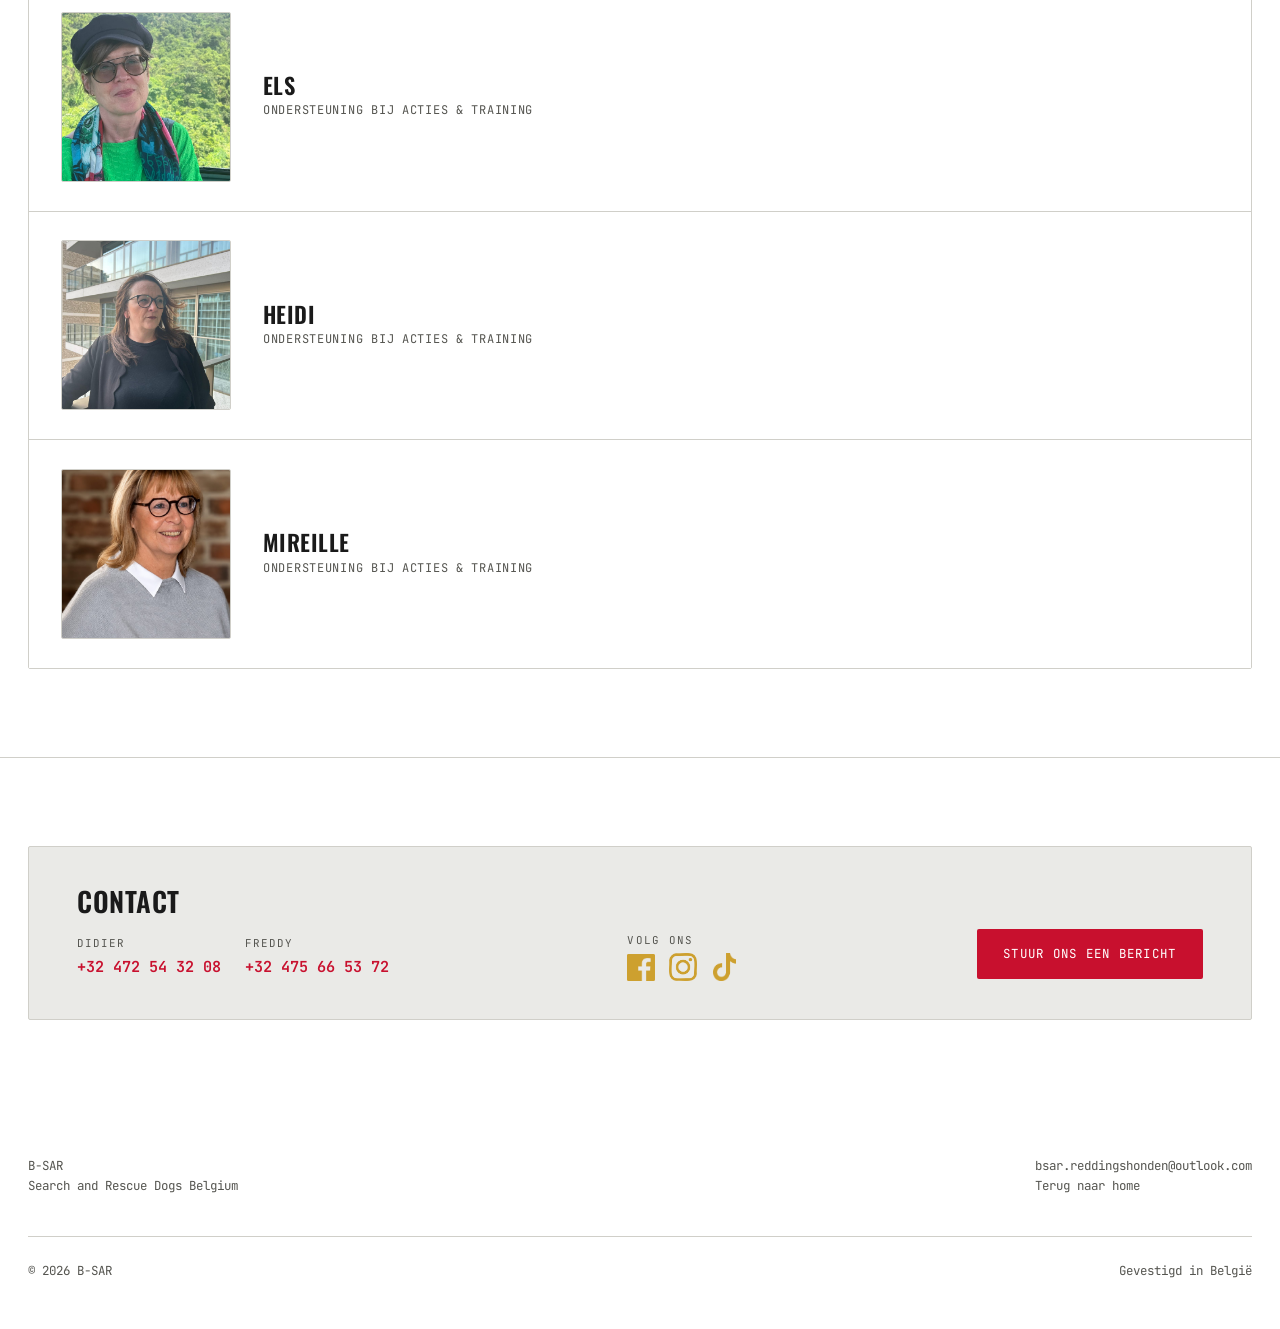
<file: teams.html>
<!DOCTYPE html>
<html lang="nl">
<head>
<meta charset="UTF-8">
<meta name="viewport" content="width=device-width, initial-scale=1.0">
<title>Teams - B-SAR Speurhonden België</title>
<meta name="description" content="Ontdek de speurhondenteams van B-SAR: 7 gecertificeerde honden en geleiders actief in België. Rassen zoals Labrador, Border Collie, Cane Corso, Duitse Herder en Mini Labradoodle ingezet voor search &amp; rescue operaties.">
  <link rel="icon" type="image/x-icon" href="assets/favicoon/favicon.ico">
  <link rel="icon" type="image/svg+xml" href="assets/favicoon/favicon.svg">
  <link rel="icon" type="image/png" sizes="96x96" href="assets/favicoon/favicon-96x96.png">
  <link rel="apple-touch-icon" sizes="180x180" href="assets/favicoon/apple-touch-icon.png">
  <link rel="manifest" href="assets/favicoon/site.webmanifest">
  <link rel="preconnect" href="https://fonts.googleapis.com">
<link href="https://fonts.googleapis.com/css2?family=Oswald:wght@500;600;700&family=Inter:wght@400;500;600&family=JetBrains+Mono:wght@400;500&display=swap" rel="stylesheet">
<link rel="canonical" href="https://b-sar.be/teams.html">
<link rel="stylesheet" href="assets/style.css">
</head>
<body>

<header class="site-header">
  <div class="nav-bar">
    <a href="index.html" class="brand">
      <img src="assets/Logo/B-SARLOGO-KLEUR.png" alt="B-SAR Search and Rescue Dogs Belgium - logo navigatie" class="brand-logo">
      <span class="brand-text">
        <span class="brand-title">B-SAR</span>
        <span class="brand-sub">Search and Rescue Dogs Belgium</span>
      </span>
    </a>
        <nav class="main-nav">
      <a href="index.html">Home</a>
      <a href="over-ons.html">Over ons</a>
      <a href="teams.html" class="active">Teams</a>
      <a href="samenwerkingen.html">Samenwerkingen</a>
      <a href="fotos.html">Foto's</a>
      <a href="inzetten.html">Inzetten</a>
      <a href="sponsors.html">Sponsors</a>
      <a href="index.html#contact">Contact</a>
    </nav>
    <button class="nav-toggle" id="navToggle" aria-label="Menu openen">
      <span></span><span></span><span></span>
    </button>
  </div>
</header>

<main>

  <section class="page-header">
    <div class="wrap">
      <span class="eyebrow">Onze teams</span>
      <h1>7 honden, 11 gedreven krachten, één missie</h1>
      <p>
        B-SAR draait op een sterk en hecht team. Onze organisatie bestaat uit 7 honden met hun vaste geleiders, versterkt door 4 onmisbare ondersteuners. Samen brengen we ervaring en passie samen om als één hechte eenheid operationeel klaar te staan.
    </p>
      </p>
    </div>
  </section>

  <section>
    <div class="wrap">
      <div class="section-head">
        <span class="eyebrow">Hondengeleiders</span>
        <h2>De teams op het terrein</h2>
      </div>
      <div class="roster-grid">

        <div class="roster-card">
          <div class="roster-photo"><img src="assets/Teams/Aïko.png" alt="Foto van Aïko"></div>
          <h3>Aïko</h3>
          <div class="breed">Mini Labradoodle</div>
          <div class="handler"><span>Geleider</span>Jelle</div>
        </div>

        <div class="roster-card">
          <div class="roster-photo"><img src="assets/Teams/Blake.png" alt="Blake, Cane Corso speurhond van B-SAR, samen met geleider Bruno tijdens training"></div>
          <h3>Blake</h3>
          <div class="breed">Cane Corso</div>
          <div class="handler"><span>Geleider</span>Bruno</div>
        </div>

        <div class="roster-card">
          <div class="roster-photo"><img src="assets/Teams/Lou.png" alt="Lou, Cane Corso speurhond van B-SAR, samen met geleider Laura tijdens training"></div>
          <h3>Lou</h3>
          <div class="breed">Cane Corso</div>
          <div class="handler"><span>Geleider</span>Laura</div>
        </div>

        <div class="roster-card">
          <div class="roster-photo"><img src="assets/Teams/Louise.png" alt="Louise, Labrador speurhond van B-SAR, samen met geleider Freddy tijdens training"></div>
          <h3>Louise</h3>
          <div class="breed">Labrador</div>
          <div class="handler"><span>Geleider</span>Freddy</div>
        </div>

        <div class="roster-card">
          <div class="roster-photo"><img src="assets/Teams/Mickey.png" alt="Mickey, Border Collie speurhond van B-SAR, samen met geleider Didier tijdens training"></div>
          <h3>Mickey</h3>
          <div class="breed">Border Collie</div>
          <div class="handler"><span>Geleider</span>Didier</div>
        </div>

        <div class="roster-card">
          <div class="roster-photo"><img src="assets/Teams/Olly.png" alt="Foto van Olly"></div>
          <h3>Olly</h3>
          <div class="breed">Border Collie</div>
          <div class="handler"><span>Geleider</span>Joris</div>
        </div>

        <div class="roster-card">
          <div class="roster-photo"><img src="assets/Teams/Xelo.png" alt="Xelo, Duitse Herder speurhond van B-SAR, samen met geleider Marc tijdens training"></div>
          <h3>Xelo</h3>
          <div class="breed">Duitse Herder</div>
          <div class="handler"><span>Geleider</span>Marc</div>
        </div>

      </div>
    </div>
  </section>

  <section>
    <div class="wrap">
      <div class="section-head">
        <span class="eyebrow">Ondersteunend team</span>
        <h2>Onmisbaar zonder hond</h2>
        <p>Niet iedereen die meewerkt aan acties en trainingen doet dat met een hond - dit zijn de mensen die het team mee draaiende houden.</p>
      </div>
      <div class="support-list">
        <div class="support-item">
          <div class="support-photo"><img src="assets/Teams/Chris.png" alt="Foto van Chris"></div>
          <div>
            <h3>Chris</h3>
            <p>Ondersteuning bij acties &amp; training</p>
          </div>
        </div>
        <div class="support-item">
          <div class="support-photo"><img src="assets/Teams/Els.png" alt="Foto van Els"></div>
          <div>
            <h3>Els</h3>
            <p>Ondersteuning bij acties &amp; training</p>
          </div>
        </div>
        <div class="support-item">
          <div class="support-photo"><img src="assets/Teams/Heidi.png" alt="Foto van Heidi"></div>
          <div>
            <h3>Heidi</h3>
            <p>Ondersteuning bij acties &amp; training</p>
          </div>
        </div>
        <div class="support-item">
          <div class="support-photo"><img src="assets/Teams/Mireille.png" alt="Foto van Mireille"></div>
          <div>
            <h3>Mireille</h3>
            <p>Ondersteuning bij acties &amp; training</p>
          </div>
        </div>
      </div>
    </div>
  </section>

  <section id="contact">
  <div class="wrap">
    <div class="cta-band">
      
      <!-- Linkerkant: Titel & Telefoonnummers -->
      <div class="cta-band-left">
        <h2>Contact</h2>
        <div class="cta-numbers">
          <div class="cta-number-item">
            <span class="cta-num-name">Didier</span>
            <a href="tel:+32472543208">+32 472 54 32 08</a>
          </div>
          <div class="cta-number-item">
            <span class="cta-num-name">Freddy</span>
            <a href="tel:+32475665372">+32 475 66 53 72</a>
          </div>
        </div>
      </div>

      <!-- Midden: Social Media -->
      <div class="cta-socials">
        <span class="cta-socials-label">Volg ons</span>
        <div class="cta-socials-icons">
          <a href="https://www.facebook.com/profile.php?id=61591280765750" target="_blank" rel="noopener noreferrer" title="Facebook" class="social-icon-btn">
            <img src="assets/SocialmediaLogo/facebook.png" alt="Facebook">
          </a>
          <a href="https://www.instagram.com/bsar.reddingshonden/" target="_blank" rel="noopener noreferrer" title="Instagram" class="social-icon-btn">
            <img src="assets/SocialmediaLogo/Insta.png" alt="Instagram">
          </a>
          <a href="https://www.tiktok.com/@bsar2026" target="_blank" rel="noopener noreferrer" title="TikTok" class="social-icon-btn">
            <img src="assets/SocialmediaLogo/Tiktok.png" alt="TikTok">
          </a>
        </div>
      </div>

      <!-- Rechterkant: Knop -->
      <div class="cta-band-right">
        <a href="mailto:bsar.reddingshonden@outlook.com" class="btn btn-primary">Stuur ons een bericht</a>
      </div>

    </div>
  </div>
</section>

</main>

<footer class="site-footer">
  <div class="wrap">
    <div class="footer-grid">
      <div>B-SAR<br>Search and Rescue Dogs Belgium</div>
      <div>
        <a href="mailto:bsar.reddingshonden@outlook.com">bsar.reddingshonden@outlook.com</a><br>
        <a href="index.html">Terug naar home</a>
      </div>
    </div>
    <div class="footer-bottom">
      <span>© 2026 B-SAR</span>
      <span>Gevestigd in België</span>
    </div>
  </div>
</footer>

<script>
const toggle = document.getElementById('navToggle');
const nav = document.querySelector('nav.main-nav');
toggle.addEventListener('click', () => {
  toggle.classList.toggle('open');
  nav.classList.toggle('open');
});
document.addEventListener('click', (e) => {
  if (!e.target.closest('header')) {
    toggle.classList.remove('open');
    nav.classList.remove('open');
  }
});
</script>
</body>
</html>
</file>
<file: assets/style.css>
/* ===========================================================
   B-SAR - design tokens
   =========================================================== */
:root {
  --color-black: #ffffff;
  --color-charcoal: #f4f4f2;
  --color-panel: #eaeae7;
  --color-bone: #1a1a1a;
  --color-bone-dim: #555550;
  --color-yellow: #c99200;
  --color-red: #c8102e;
  --color-steel: #d0cfc9;
  --color-steel-light: #b0afa9;

  --font-display: "Oswald", sans-serif;
  --font-body: "Inter", sans-serif;
  --font-mono: "JetBrains Mono", monospace;

  --radius: 2px;
  --gap-section: 7rem;
  --content-width: 1280px;
}

* { box-sizing: border-box; margin: 0; padding: 0; }

html { scroll-behavior: smooth; }

body {
  background: var(--color-black);
  color: var(--color-bone);
  font-family: var(--font-body);
  line-height: 1.6;
  -webkit-font-smoothing: antialiased;
}

img { max-width: 100%; display: block; }
a { color: inherit; text-decoration: none; }

.wrap {
  max-width: var(--content-width);
  margin: 0 auto;
  padding: 0 1.75rem;
}

h1, h2, h3 {
  font-family: var(--font-display);
  text-transform: uppercase;
  letter-spacing: 0.02em;
  font-weight: 600;
  line-height: 1.05;
}

.eyebrow {
  font-family: var(--font-mono);
  font-size: 0.75rem;
  letter-spacing: 0.18em;
  text-transform: uppercase;
  color: var(--color-yellow);
  display: inline-flex;
  align-items: center;
  gap: 0.6em;
}
.eyebrow::before {
  content: "";
  width: 1.4em;
  height: 1px;
  background: var(--color-yellow);
}

/* ===========================================================
   HEADER / NAV
   =========================================================== */
header.site-header {
  position: sticky;
  top: 0;
  z-index: 50;
  background: rgba(255, 255, 255, 0.95);
  backdrop-filter: blur(6px);
  border-bottom: 1px solid var(--color-steel);
  border-top: 3px solid var(--color-red);
}

.nav-bar {
  display: flex;
  align-items: center;
  justify-content: space-between;
  padding: 1.1rem 1.75rem;
  max-width: var(--content-width);
  margin: 0 auto;
}

.brand {
  display: flex;
  align-items: center;
  gap: 0.7rem;
  font-family: var(--font-display);
  font-size: 1.15rem;
  letter-spacing: 0.04em;
  text-transform: uppercase;
}

.brand-logo {
  height: 72px;
  width: auto;
  display: block;
}

.brand-text {
  display: flex;
  flex-direction: column;
  justify-content: center;
  gap: 0.1rem;
}
.brand-title {
  font-family: var(--font-display);
  font-size: 1.4rem;
  font-weight: 700;
  letter-spacing: 0.06em;
  text-transform: uppercase;
  color: var(--color-bone);
  line-height: 1;
}
.brand-sub {
  font-family: var(--font-mono);
  font-size: 0.6rem;
  letter-spacing: 0.14em;
  text-transform: uppercase;
  color: var(--color-bone-dim);
}

.brand small {
  display: block;
  font-family: var(--font-mono);
  font-size: 0.6rem;
  letter-spacing: 0.18em;
  color: var(--color-bone-dim);
  text-transform: uppercase;
  margin-top: 2px;
}

nav.main-nav {
  display: flex;
  gap: 1.4rem;
  font-family: var(--font-mono);
  font-size: 0.85rem;
  letter-spacing: 0.05em;
  text-transform: uppercase;
}

nav.main-nav a {
  color: var(--color-bone-dim);
  padding: 0.4rem 0;
  border-bottom: 2px solid transparent;
  transition: color 0.2s, border-color 0.2s;
}
nav.main-nav a:hover,
nav.main-nav a.active {
  color: var(--color-bone);
  border-color: var(--color-yellow);
}

.nav-toggle { display: none; }

/* ===========================================================
   HERO
   =========================================================== */
.hero {
  position: relative;
  padding: 5rem 0 5rem;
  overflow: visible;
  border-bottom: 1px solid var(--color-steel);
}

.hero::before {
  content: "";
  position: absolute;
  inset: 0;
  opacity: 0.16;
  background-image:
    repeating-radial-gradient(circle at 20% 30%, transparent 0, transparent 38px, var(--color-steel-light) 39px, transparent 40px),
    repeating-radial-gradient(circle at 85% 70%, transparent 0, transparent 52px, var(--color-steel-light) 53px, transparent 54px);
  pointer-events: none;
  overflow: hidden;
}

.hero-layout {
  display: grid;
  grid-template-columns: 1fr 500px;
  align-items: center;
  gap: 4rem;
}
.hero-logo {
  width: 500px;
  flex-shrink: 0;
  display: flex;
  flex-direction: row;
  align-items: center;
  justify-content: center;
  gap: 1.5rem;
}
.hero-logo img {
  width: 220px;
  height: auto;
  flex-shrink: 0;
}
.hero-brand-block {
  display: flex;
  flex-direction: column;
  justify-content: center;
}
.hero-brand-name {
  display: block;
  font-family: var(--font-display);
  font-size: 2.6rem;
  font-weight: 700;
  letter-spacing: 0.06em;
  text-transform: uppercase;
  color: var(--color-bone);
  line-height: 1;
}
.hero-brand-sub {
  display: block;
  font-family: var(--font-mono);
  font-size: 0.72rem;
  letter-spacing: 0.18em;
  text-transform: uppercase;
  color: var(--color-bone-dim);
  margin-top: 0.4rem;
}
.hero-logo img {
  width: 100%;
  height: auto;
}
@media (max-width: 860px) {
  .hero-layout {
    grid-template-columns: 1fr;
  }
  .hero-logo {
    width: 300px;
    margin: 0 auto;
  }
}

.hero-inner { position: relative; max-width: var(--content-width); }

.hero h1 {
  font-size: clamp(2.6rem, 6vw, 4.4rem);
  margin: 1.1rem 0 1.4rem;
}
.hero h1 .accent { color: var(--color-yellow); }

.hero p.lead {
  font-size: 1.1rem;
  color: var(--color-bone-dim);
  max-width: 540px;
  margin-bottom: 2.2rem;
}

.cta-row { display: flex; gap: 1rem; flex-wrap: wrap; margin-bottom: 3rem; align-items: flex-start; }

.btn-contact-wrap {
  position: relative;
}
.btn-contact {
  font-family: var(--font-mono);
  font-size: 0.78rem;
  letter-spacing: 0.1em;
  text-transform: uppercase;
  padding: 0.9rem 1.6rem;
  border-radius: var(--radius);
  border: none;
  cursor: pointer;
  background: var(--color-red);
  color: #fff;
  transition: background 0.2s, transform 0.15s;
}
.btn-contact:hover { background: #e8112f; transform: translateY(-1px); }

.contact-dropdown {
  display: none;
  position: absolute;
  top: calc(100% + 0.6rem);
  left: 0;
  background: #fff;
  border: 1px solid var(--color-steel);
  border-radius: var(--radius);
  min-width: 260px;
  box-shadow: 0 8px 24px rgba(0,0,0,0.12);
  z-index: 100;
  overflow: hidden;
}
.btn-contact-wrap.open .contact-dropdown { display: block; }

.contact-label {
  font-family: var(--font-mono);
  font-size: 0.68rem;
  letter-spacing: 0.1em;
  text-transform: uppercase;
  color: var(--color-bone-dim);
  padding: 0.9rem 1.2rem 0.6rem;
  border-bottom: 1px solid var(--color-steel);
}
.contact-number {
  display: flex;
  justify-content: space-between;
  align-items: center;
  padding: 0.9rem 1.2rem;
  border-bottom: 1px solid var(--color-steel);
  transition: background 0.15s;
  text-decoration: none;
}
.contact-number:last-child { border-bottom: none; }
.contact-number:hover { background: #f4f4f2; }
.contact-name {
  font-family: var(--font-body);
  font-size: 0.88rem;
  color: #1a1a1a;
  font-weight: 500;
}
.contact-tel {
  font-family: var(--font-mono);
  font-size: 0.82rem;
  color: var(--color-red);
  font-weight: 600;
}

.btn {
  font-family: var(--font-mono);
  font-size: 0.78rem;
  letter-spacing: 0.1em;
  text-transform: uppercase;
  padding: 0.9rem 1.6rem;
  border-radius: var(--radius);
  border: 1px solid transparent;
  display: inline-block;
  transition: transform 0.15s, background 0.2s, border-color 0.2s;
}
.btn:hover { transform: translateY(-1px); }

.btn-primary {
  background: var(--color-red);
  color: #ffffff;
}
.btn-primary:hover { background: #e8112f; }

.btn-outline {
  border-color: var(--color-steel-light);
  color: var(--color-bone);
}
.btn-outline:hover { border-color: var(--color-bone); }

/* status readout strip */
.status-strip {
  display: flex;
  flex-wrap: nowrap;
  gap: 0;
  border: 1px solid var(--color-steel);
  border-radius: var(--radius);
  width: fit-content;
  max-width: 100%;
}
.status-item {
  font-family: var(--font-mono);
  font-size: 0.72rem;
  letter-spacing: 0.08em;
  padding: 0.7rem 1.3rem;
  border-right: 1px solid var(--color-steel);
}
.status-item:last-child { border-right: none; }
.status-item .label { color: var(--color-bone-dim); display: block; margin-bottom: 0.2rem; }
.status-item .value { color: var(--color-bone); text-transform: uppercase; }
.status-item .value.live { color: var(--color-yellow); }
.status-item .value.live::before {
  content: "●";
  margin-right: 0.4em;
  font-size: 0.6em;
  vertical-align: middle;
}

/* ===========================================================
   SECTIONS (general)
   =========================================================== */
section { padding: 5.5rem 0; border-bottom: 1px solid var(--color-steel); }
section:last-of-type { border-bottom: none; }

.section-head { max-width: 620px; margin-bottom: 3rem; }
.section-head h2 { font-size: clamp(1.8rem, 3.4vw, 2.6rem); margin-top: 0.8rem; }
.section-head p { color: var(--color-bone-dim); margin-top: 1rem; }

/* mission stats */
.stat-grid {
  display: grid;
  grid-template-columns: repeat(3, 1fr);
  gap: 1px;
  background: var(--color-steel);
  border: 1px solid var(--color-steel);
}
.stat-card {
  background: var(--color-charcoal);
  padding: 2rem 1.6rem;
}
.stat-card .num {
  font-family: var(--font-display);
  font-size: 2.6rem;
  color: var(--color-yellow);
}
.stat-card .label {
  font-family: var(--font-mono);
  font-size: 0.72rem;
  letter-spacing: 0.1em;
  text-transform: uppercase;
  color: var(--color-bone-dim);
  margin-top: 0.5rem;
}

/* process steps */
.step-grid {
  display: grid;
  grid-template-columns: repeat(4, 1fr);
  gap: 1.5rem;
}
.step-card {
  border: 1px solid var(--color-steel);
  border-radius: var(--radius);
  padding: 1.8rem 1.4rem;
  position: relative;
}
.step-card .step-num {
  font-family: var(--font-mono);
  color: var(--color-yellow);
  font-size: 0.85rem;
  letter-spacing: 0.1em;
}
.step-card h3 {
  font-size: 1.1rem;
  margin: 0.8rem 0 0.6rem;
}
.step-card p { color: var(--color-bone-dim); font-size: 0.92rem; }

/* sponsor logo grid */
.logo-grid {
  display: grid;
  grid-template-columns: repeat(4, 1fr);
  gap: 1px;
  background: var(--color-steel);
  border: 1px solid var(--color-steel);
}
.logo-slot {
  background: var(--color-charcoal);
  aspect-ratio: 16 / 9;
  display: flex;
  align-items: center;
  justify-content: center;
  font-family: var(--font-mono);
  font-size: 0.7rem;
  letter-spacing: 0.08em;
  text-transform: uppercase;
  color: var(--color-steel-light);
  text-align: center;
  padding: 1rem;
}

/* ===========================================================
   TEAM ROSTER (3 kolommen desktop)
   =========================================================== */
.roster-grid {
  display: grid;
  grid-template-columns: repeat(3, 1fr);
  gap: 1px;
  background: var(--color-steel);
  border: 1px solid var(--color-steel);
}
.roster-card {
  background: var(--color-charcoal);
  padding: 1.8rem 1.5rem;
}
.roster-card .roster-tag {
  font-family: var(--font-mono);
  font-size: 0.68rem;
  letter-spacing: 0.12em;
  text-transform: uppercase;
  color: var(--color-yellow);
}
.roster-photo {
  aspect-ratio: 4 / 5;
  background: var(--color-panel);
  border: 1px solid var(--color-steel);
  border-radius: var(--radius);
  margin: 0.8rem 0 1rem;
  display: flex;
  align-items: center;
  justify-content: center;
  overflow: hidden;
}
.roster-photo img {
  width: 100%;
  height: 100%;
  object-fit: cover;
  padding: 0;
  box-sizing: border-box;
}
.roster-card h3 {
  font-size: 1.3rem;
  margin-bottom: 0.3rem;
}
.roster-card .breed {
  font-family: var(--font-mono);
  font-size: 0.7rem;
  letter-spacing: 0.08em;
  text-transform: uppercase;
  color: var(--color-yellow);
  margin-bottom: 0.7rem;
}
.roster-card .handler {
  font-family: var(--font-mono);
  font-size: 0.78rem;
  color: var(--color-bone-dim);
}
.roster-card .handler span {
  display: block;
  font-size: 0.65rem;
  letter-spacing: 0.1em;
  text-transform: uppercase;
  color: var(--color-steel-light);
  margin-bottom: 0.2rem;
}

/* ===========================================================
   SUPPORT TEAM
   =========================================================== */
.support-list {
  border: 1px solid var(--color-steel);
  border-radius: var(--radius);
}
.support-item {
  display: flex;
  align-items: center;
  gap: 2rem;
  padding: 1.8rem 2rem;
  border-bottom: 1px solid var(--color-steel);
  background: #ffffff;
}
.support-item:last-child { border-bottom: none; }
.support-item .support-photo {
  width: 170px;
  height: 170px;
  flex-shrink: 0;
  background: var(--color-panel);
  border: 1px solid var(--color-steel);
  border-radius: var(--radius);
  display: flex;
  align-items: center;
  justify-content: center;
  overflow: hidden;
}
.support-item .support-photo img {
  width: 100%;
  height: 100%;
  object-fit: cover;
  padding: 0;
  box-sizing: border-box;
}
.support-item h3 {
  font-size: 1.4rem;
  margin-bottom: 0.3rem;
}
.support-item p {
  font-family: var(--font-mono);
  font-size: 0.75rem;
  letter-spacing: 0.06em;
  text-transform: uppercase;
  color: var(--color-bone-dim);
}

/* ===========================================================
   SLIDER (fotos.html)
   =========================================================== */
.slider-container {
  position: relative;
  max-width: 1100px;
  margin: 0 auto;
  overflow: hidden;
  border: 1px solid var(--color-steel);
  border-radius: var(--radius);
  background: var(--color-panel);
}

.slider-track {
  display: flex;
  transition: transform 0.5s ease-in-out;
  width: 100%;
}

.slide {
  min-width: 100%;
  aspect-ratio: 16 / 9;
  display: flex;
  align-items: center;
  justify-content: center;
  overflow: hidden;
}

.slide img {
  width: 100%;
  height: 100%;
  object-fit: contain;
  display: block;
}

.slider-btn {
  position: absolute;
  top: 50%;
  transform: translateY(-50%);
  background: rgba(26, 26, 26, 0.7);
  color: #fff;
  border: 1px solid var(--color-steel);
  font-size: 1.5rem;
  padding: 0.6rem 1rem;
  cursor: pointer;
  z-index: 10;
  transition: background 0.2s, color 0.2s;
  user-select: none;
}

.slider-btn:hover {
  background: var(--color-red);
  color: #fff;
}

.slider-btn.prev { left: 10px; }
.slider-btn.next { right: 10px; }

.slider-dots {
  display: flex;
  justify-content: center;
  gap: 8px;
  margin-top: 1rem;
  flex-wrap: wrap;
}

.dot {
  width: 10px;
  height: 10px;
  border-radius: 50%;
  background: var(--color-steel);
  cursor: pointer;
  transition: background 0.2s;
}

.dot.active {
  background: var(--color-red);
}

/* sponsor tiers */
.tier-grid {
  display: grid;
  grid-template-columns: repeat(3, 1fr);
  gap: 1.5rem;
}
.tier-card {
  border: 1px solid var(--color-steel);
  border-radius: var(--radius);
  padding: 2.2rem 1.8rem;
  display: flex;
  flex-direction: column;
}
.tier-card.featured { border-color: var(--color-red); }
.tier-card .tier-eyebrow {
  font-family: var(--font-mono);
  font-size: 0.7rem;
  letter-spacing: 0.12em;
  color: var(--color-bone-dim);
  text-transform: uppercase;
}
.tier-card h3 { font-size: 1.5rem; margin: 0.5rem 0 1.2rem; }
.tier-card ul { list-style: none; flex-grow: 1; margin-bottom: 1.6rem; }
.tier-card li {
  font-size: 0.92rem;
  color: var(--color-bone-dim);
  padding: 0.5rem 0;
  border-top: 1px solid var(--color-steel);
}
.tier-card li:first-child { border-top: none; }

/* contact / cta band */
.cta-band {
  background: var(--color-panel);
  border: 1px solid var(--color-steel);
  border-radius: var(--radius);
  padding: 3rem;
  display: flex;
  align-items: center;
  justify-content: space-between;
  gap: 2rem;
  flex-wrap: wrap;
}
.cta-band h2 { font-size: 1.7rem; max-width: 420px; }

/* ===========================================================
   FOOTER
   =========================================================== */
footer.site-footer {
  padding: 3rem 0;
  font-family: var(--font-mono);
  font-size: 0.78rem;
  color: var(--color-bone-dim);
}
.footer-grid {
  display: flex;
  justify-content: space-between;
  flex-wrap: wrap;
  gap: 2rem;
}
.footer-grid a:hover { color: var(--color-bone); }
.footer-bottom {
  margin-top: 2.5rem;
  padding-top: 1.5rem;
  border-top: 1px solid var(--color-steel);
  display: flex;
  justify-content: space-between;
  flex-wrap: wrap;
  gap: 0.5rem;
}

/* ===========================================================
   PAGE HEADER
   =========================================================== */
.page-header {
  padding: 4.5rem 0 3rem;
  border-bottom: 1px solid var(--color-steel);
}
.page-header h1 { font-size: clamp(2.2rem, 5vw, 3.2rem); margin-top: 1rem; }
.page-header p { color: var(--color-bone-dim); max-width: 560px; margin-top: 1rem; }

/* ===========================================================
   RESPONSIVE - TABLET (max 860px)
   =========================================================== */
@media (max-width: 860px) {
  .step-grid, .tier-grid { grid-template-columns: 1fr 1fr; }
  .stat-grid { grid-template-columns: 1fr 1fr; }
  .logo-grid { grid-template-columns: repeat(2, 1fr); }
  .roster-grid { grid-template-columns: repeat(2, 1fr); }

  .hero-layout {
    grid-template-columns: 1fr;
    text-align: center;
  }
  .hero-logo {
    width: 240px;
    margin: 0 auto;
    order: -1;
  }
  .hero p.lead { max-width: 100%; }
  .cta-row { justify-content: center; }
  .status-strip { margin: 0 auto; }
  .eyebrow { justify-content: center; }
}

/* ===========================================================
   RESPONSIVE - MOBILE (max 640px)
   =========================================================== */
@media (max-width: 640px) {

  nav.main-nav {
    display: none;
    flex-direction: column;
    gap: 0;
    position: absolute;
    top: 100%;
    left: 0;
    right: 0;
    background: rgba(255,255,255,0.98);
    border-bottom: 2px solid var(--color-red);
    box-shadow: 0 8px 24px rgba(0,0,0,0.08);
    z-index: 100;
    padding: 0.5rem 0;
  }
  nav.main-nav.open { display: flex; }
  nav.main-nav a {
    padding: 0.9rem 1.75rem;
    border-bottom: 1px solid var(--color-steel);
    border-left: none;
  }
  nav.main-nav a:last-child { border-bottom: none; }
  nav.main-nav a.active { border-bottom-color: var(--color-steel); color: var(--color-bone); }
  nav.main-nav a.active::after {
    content: "";
    display: block;
  }

  .nav-toggle {
    display: flex;
    flex-direction: column;
    gap: 5px;
    cursor: pointer;
    padding: 0.4rem;
    background: none;
    border: none;
  }
  .nav-toggle span {
    display: block;
    width: 24px;
    height: 2px;
    background: var(--color-bone);
    border-radius: 2px;
    transition: all 0.25s;
  }
  .nav-toggle.open span:nth-child(1) { transform: translateY(7px) rotate(45deg); }
  .nav-toggle.open span:nth-child(2) { opacity: 0; }
  .nav-toggle.open span:nth-child(3) { transform: translateY(-7px) rotate(-45deg); }

  header.site-header { position: relative; }

  .brand-logo { height: 48px; }
  .brand-title { font-size: 1rem; }
  .brand-sub { display: none; }
  .nav-bar { padding: 0.8rem 1.2rem; }

  .hero { padding: 2.5rem 0 3rem; }
  .hero-layout {
    grid-template-columns: 1fr;
    gap: 1.5rem;
    text-align: center;
  }
  .hero-logo { width: 180px; margin: 0 auto; order: -1; }
  .hero h1 { font-size: 2.4rem; }
  .hero p.lead { font-size: 1rem; }
  .cta-row { flex-direction: column; align-items: stretch; }
  .btn-contact-wrap { width: 100%; }
  .btn-contact { width: 100%; }
  .btn { text-align: center; }

  .status-strip {
    flex-direction: column;
    width: 100%;
  }
  .status-item { border-right: none; border-bottom: 1px solid var(--color-steel); }
  .status-item:last-child { border-bottom: none; }

  section { padding: 3rem 0; }
  .section-head { margin-bottom: 2rem; }

  .step-grid,
  .tier-grid,
  .logo-grid,
  .roster-grid { grid-template-columns: 1fr; }
  .stat-grid { grid-template-columns: 1fr; }

  .cta-band {
    flex-direction: column;
    align-items: flex-start;
    padding: 1.8rem;
  }
  .cta-band h2 { font-size: 1.3rem; }

  .page-header { padding: 2.5rem 0 2rem; }

  .support-item .support-photo { width: 120px; height: 120px; }

  .contact-dropdown { min-width: 100%; left: 0; right: 0; }

  .wrap { padding: 0 1.1rem; }
}

@media (prefers-reduced-motion: reduce) {
  html { scroll-behavior: auto; }
  .btn { transition: none; }
  .nav-toggle span { transition: none; }
}

/* ===========================================================
   BETA BANNER & CTA NUMBERS
   =========================================================== */
.beta-banner {
  background: #1a1a1a;
  color: #e9e5d8;
  text-align: center;
  padding: 0.55rem 1.2rem;
  font-family: var(--font-mono);
  font-size: 0.7rem;
  letter-spacing: 0.1em;
  text-transform: uppercase;
}
.beta-banner span {
  color: var(--color-yellow);
  margin-right: 0.6em;
}

.cta-numbers {
  display: flex;
  gap: 1.5rem;
  flex-wrap: wrap;
  margin-top: 1.2rem;
}
.cta-number-item {
  display: flex;
  flex-direction: column;
  font-family: var(--font-mono);
}
.cta-number-item .cta-num-name {
  font-size: 0.68rem;
  letter-spacing: 0.1em;
  text-transform: uppercase;
  color: var(--color-bone-dim);
  margin-bottom: 0.2rem;
}
.cta-number-item a {
  font-size: 0.95rem;
  font-weight: 600;
  color: var(--color-red);
  text-decoration: none;
}
.cta-number-item a:hover { text-decoration: underline; }

/* ===========================================================
   CTA BAND & SOCIAL MEDIA UITLIJNING
   =========================================================== */
.cta-band {
  display: flex;
  align-items: flex-end;
  justify-content: space-between;
  gap: 2rem;
  background: var(--color-panel);
  border: 1px solid var(--color-steel);
  border-radius: var(--radius);
  padding: 2.5rem 3rem;
}

.cta-band-left h2 {
  margin-bottom: 1.2rem;
}

.cta-socials {
  display: flex;
  flex-direction: column;
  gap: 0.4rem;
}

.cta-socials-label {
  font-family: var(--font-mono);
  font-size: 0.68rem;
  letter-spacing: 0.12em;
  text-transform: uppercase;
  color: var(--color-bone-dim);
}

.cta-socials-icons {
  display: flex;
  align-items: center;
  gap: 0.85rem;
  height: 24px;
}

.social-icon-btn {
  display: inline-flex;
  align-items: center;
  justify-content: center;
  background: transparent;
  border: none;
  transition: transform 0.2s ease, opacity 0.2s ease;
  opacity: 0.85;
}

.social-icon-btn img {
  width: 28px;
  height: 28px;
  object-fit: contain;
  display: block;
}

.social-icon-btn:hover {
  transform: translateY(-2px) scale(1.08);
  opacity: 1;
}

/* Responsive mobiel */
@media (max-width: 860px) {
  .cta-band {
    flex-direction: column;
    align-items: flex-start;
    padding: 2rem;
    gap: 1.8rem;
  }

  .cta-band-right {
    width: 100%;
  }

  .cta-band-right .btn {
    width: 100%;
    text-align: center;
  }
}

/* ===========================================================
   HOVER EN KLIK EFFECTEN VOOR VERMISTE DIEREN LINKS
   =========================================================== */
#vermiste-dieren a {
  color: var(--color-red);
  text-decoration: underline;
  display: inline-flex;
  align-items: center;
  gap: 0.3rem;
  transition: color 0.2s ease, transform 0.15s ease;
}

#vermiste-dieren a:hover {
  color: #a00c24; /* Iets donkerdere rode tint bij hover */
  transform: translateY(-1px); /* Subtiel lift-effect zoals de knoppen */
}

#vermiste-dieren a:hover svg {
  transform: translate(2px, -2px); /* Laat het pijltje subtiel naar rechts-boven bewegen */
  transition: transform 0.2s ease;
}

#vermiste-dieren a:active {
  transform: translateY(1px); /* Klik-effect */
}

#vermiste-dieren svg {
  transition: transform 0.2s ease;
}
</file>
